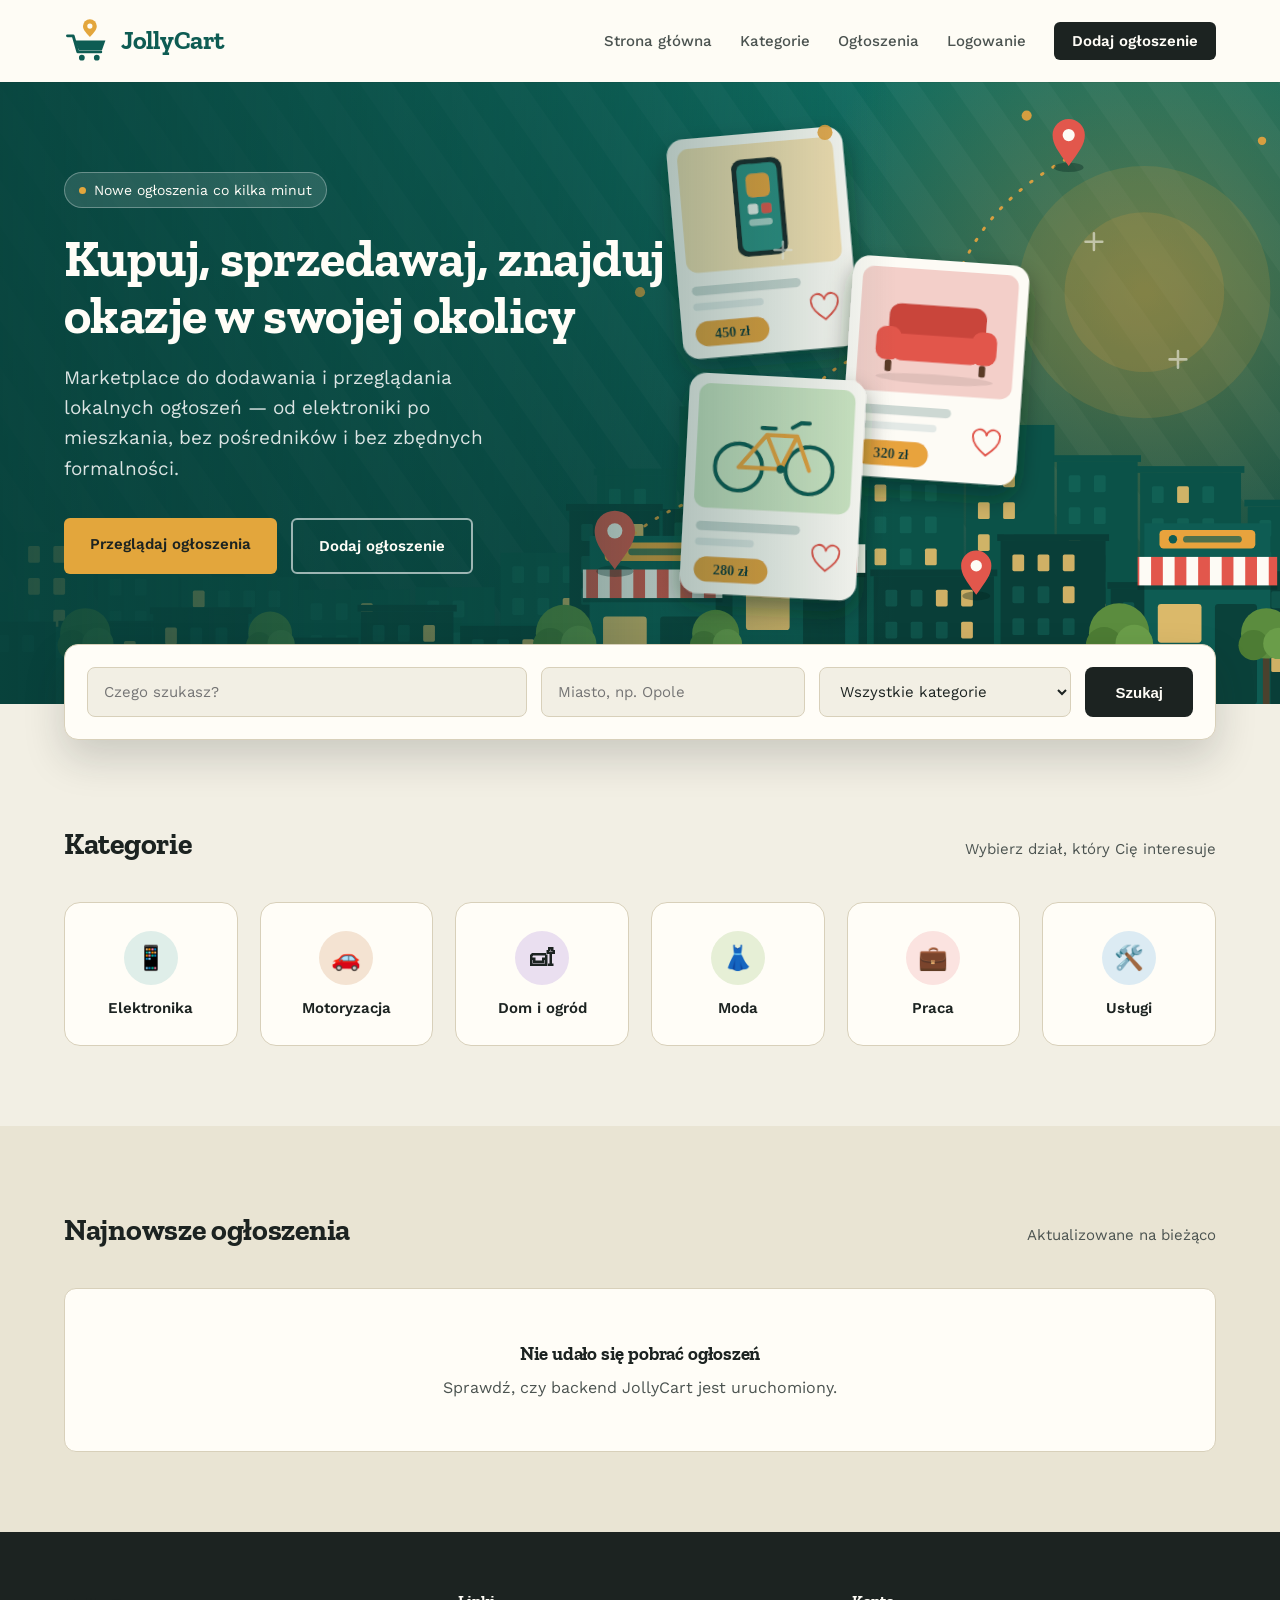
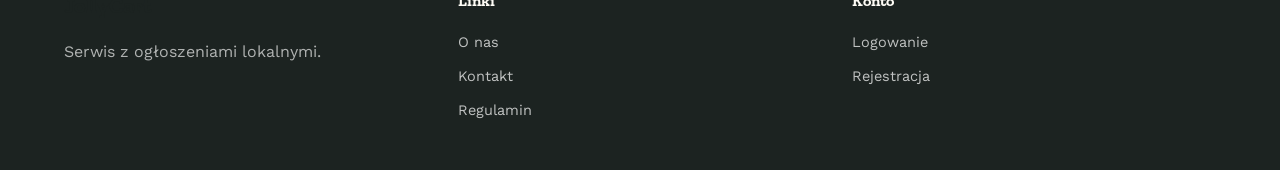
<file: frontend/pages/index.html>
<!doctype html>
<html lang="pl">
  <head>
    <meta charset="UTF-8" />
    <meta name="viewport" content="width=device-width, initial-scale=1.0" />

    <title>JollyCart</title>

    <script>
      // Ustawia klasę od razu, zanim strona się wyrenderuje
      // dzięki temu nie ma "migania" elementów dla zalogowanego użytkownika.
      if (localStorage.getItem("loggedIn") === "1") {
        document.documentElement.classList.add("logged-in");
      }
    </script>

    <link rel="stylesheet" href="../styles/style.css" />
  </head>

  <body>
    <!-- =========================
         NAVBAR
         ========================= -->

    <header class="navbar">
      <div class="container nav-container">
        <!-- LOGO -->

        <div class="logo">
          <a href="#" class="logo-link">
              <svg
                class="logo-icon"
                width="46"
                height="46"
                viewBox="0 0 80 78"
                fill="none"
                xmlns="http://www.w3.org/2000/svg"
                aria-hidden="true"
              >
                <path
                  d="M45 32 C37 24 33 19 33 13 a12 12 0 0 1 24 0 c0 6 -4 11 -12 19z"
                  fill="#e3a63c"
                />
                <circle cx="45" cy="13" r="4.5" fill="#fffdf7" />

                <path
                  d="M6 30 H16 L24 58 H64"
                  stroke="#0e5c53"
                  stroke-width="5"
                  stroke-linecap="round"
                  stroke-linejoin="round"
                />
                <path d="M18 38 H72 L66 55 H26 Z" fill="#0e5c53" />

                <circle cx="31" cy="68" r="5" fill="#0e5c53" />
                <circle cx="57" cy="68" r="5" fill="#0e5c53" />
              </svg>          
              <path
                d="M14 9 Q15 6 18 7"
                stroke="#2f6b3a"
                stroke-width="1.6"
                stroke-linecap="round"
                fill="none"
              />

              <circle cx="16" cy="11" r="5.5" fill="#e2574c" />

              <path d="M25 4 L29.5 14 L20.5 14 Z" fill="#e8a33d" />

              <circle cx="32" cy="12" r="5" fill="#5b8c3e" />

              <path
                d="M6 14H10L14.5 33H35"
                stroke="#0e5c53"
                stroke-width="3"
                stroke-linecap="round"
                stroke-linejoin="round"
              />

              <path
                d="M13 19H37.5L34.5 31H16.5"
                stroke="#0e5c53"
                stroke-width="3"
                stroke-linecap="round"
                stroke-linejoin="round"
              />

              <circle cx="19" cy="39" r="3" fill="#0e5c53" />

              <circle cx="31" cy="39" r="3" fill="#0e5c53" />
            </svg>

            <span class="logo-text">JollyCart</span>
          </a>
        </div>

        <!-- NAVIGACJA -->

        <nav>
          <ul class="nav-links">
            <li class="guest-only">
              <a href="#">Strona główna</a>
            </li>

            <li class="guest-only">
              <a href="#categories">Kategorie</a>
            </li>

            <li class="guest-only">
              <a href="#offers">Ogłoszenia</a>
            </li>

            <!-- =========================
                 POWIADOMIENIA
                 ========================= -->

            <li class="logged-only notification-nav-item">
              <div class="notification-wrapper">
                <button
                  type="button"
                  class="notification-button"
                  id="notification-button"
                  aria-label="Powiadomienia"
                  title="Powiadomienia"
                >
                  <svg
                    class="notification-icon"
                    viewBox="0 0 24 24"
                    aria-hidden="true"
                  >
                    <path
                      d="M18 8a6 6 0 0 0-12 0c0 7-3 7-3 9h18c0-2-3-2-3-9Z"
                      fill="currentColor"
                    ></path>

                    <path
                      d="M10 21h4"
                      fill="none"
                      stroke="currentColor"
                      stroke-width="2"
                      stroke-linecap="round"
                    ></path>
                  </svg>

                  <!-- Tekst widoczny tylko na małych ekranach
                       (zamiast ikony dzwonka). -->
                  <span class="notification-label">Wiadomości</span>

                  <!-- Liczba nowych powiadomień.
                       Na razie ukryta. -->

                  <span
                    class="notification-badge"
                    id="notification-badge"
                  ></span>
                </button>

                <!-- =========================
                     OKNO POWIADOMIEŃ
                     ========================= -->

                <div class="notification-panel" id="notification-panel">
                  <div class="notification-panel-header"></div>

                  <div class="notification-list" id="notification-list">
                    <div class="notification-empty">
                      Brak nowych powiadomień
                    </div>
                  </div>
                </div>
              </div>
            </li>

            <!-- =========================
                 PRZEGLĄDAJ
                 ========================= -->

            <li class="logged-only">
              <div class="nav-dropdown">
                <button
                  type="button"
                  class="nav-dropdown-button"
                  aria-label="Przejdź do sekcji"
                >
                  <svg
                    class="nav-dropdown-icon"
                    viewBox="0 0 24 24"
                    aria-hidden="true"
                  >
                    <path d="M4 7h16M4 12h16M4 17h16"></path>
                  </svg>

                  <span>Przeglądaj</span>

                  <span class="nav-dropdown-arrow"></span>
                </button>

                <div class="nav-dropdown-menu">
                  <a href="#offers" class="account-menu-item"> Ogłoszenia </a>

                  <a href="#categories" class="account-menu-item">
                    Kategorie
                  </a>

                  <a href="#search" class="account-menu-item" data-focus-search>
                    Szukaj
                  </a>
                </div>
              </div>
            </li>

            <!-- =========================
                 KONTO
                 ========================= -->

            <li class="auth-user-item">
              <div id="auth-user">
                <a href="login.html" class="auth-login-link"> Logowanie </a>
              </div>
            </li>

            <li class="guest-only">
              <a href="post-ad.html"> Dodaj ogłoszenie </a>
            </li>
          </ul>
        </nav>

        <!-- MOBILE MENU -->

        <button
          class="menu-toggle"
          onclick="toggleMenu()"
          aria-label="Otwórz menu"
        >
          ☰
        </button>
      </div>
    </header>

    <!-- =========================
         HERO
         ========================= -->

    <section class="hero">
      <div class="container hero-content">
        <div class="hero-text">
          <div class="hero-eyebrow">
            <span class="dot"></span>

            Nowe ogłoszenia co kilka minut
          </div>

          <h1>Kupuj, sprzedawaj, znajduj okazje w swojej okolicy</h1>

          <p>
            Marketplace do dodawania i przeglądania lokalnych ogłoszeń — od
            elektroniki po mieszkania, bez pośredników i bez zbędnych
            formalności.
          </p>

          <div class="hero-buttons">
            <a href="#offers" class="btn primary"> Przeglądaj ogłoszenia </a>

            <a href="post-ad.html" class="btn secondary"> Dodaj ogłoszenie </a>
          </div>
        </div>

        <div class="hero-stats">
          <div class="hero-stats-head">
            <span class="live-dot"></span>
            <span>JollyCart w liczbach</span>
          </div>

          <a href="#offers" class="stat stat-link">
            <span class="stat-icon">
              <svg viewBox="0 0 24 24" width="22" height="22" fill="none" stroke="currentColor" stroke-width="2" stroke-linecap="round" stroke-linejoin="round" aria-hidden="true">
                <rect x="3" y="4" width="18" height="16" rx="2" />
                <path d="M3 9h18M8 14h8" />
              </svg>
            </span>
            <span class="stat-body">
              <b id="active-offers-count"> 0 </b>
              <span class="stat-label"> aktywnych ogłoszeń </span>
            </span>
            <span class="stat-arrow" aria-hidden="true">→</span>
          </a>

          <div class="stat">
            <span class="stat-icon">
              <svg viewBox="0 0 24 24" width="22" height="22" fill="none" stroke="currentColor" stroke-width="2" stroke-linecap="round" stroke-linejoin="round" aria-hidden="true">
                <path d="M12 21s-7-6.2-7-11a7 7 0 0 1 14 0c0 4.8-7 11-7 11z" />
                <circle cx="12" cy="10" r="2.5" />
              </svg>
            </span>
            <span class="stat-body">
              <b class="stat-text">Dowolne miasto</b>
              <span class="stat-label"> w całej Polsce </span>
            </span>
          </div>

          <div class="stat">
            <span class="stat-icon">
              <svg viewBox="0 0 24 24" width="22" height="22" fill="none" stroke="currentColor" stroke-width="2" stroke-linecap="round" stroke-linejoin="round" aria-hidden="true">
                <path d="M20.6 13.4 13.4 20.6a2 2 0 0 1-2.8 0L3 13V3h10l7.6 7.6a2 2 0 0 1 0 2.8z" />
                <circle cx="7.5" cy="7.5" r="1.2" />
              </svg>
            </span>
            <span class="stat-body">
              <b>0 zł</b>
              <span class="stat-label"> prowizji od sprzedaży </span>
            </span>
          </div>
        </div>
      </div>
    </section>

    <!-- =========================
         SEARCH
         ========================= -->

    <section id="search" class="search-section">
      <div class="container">
        <form class="search-box" id="offer-search-form">
          <input
            id="offer-search-input"
            type="search"
            placeholder="Czego szukasz?"
            autocomplete="off"
          />

          <input
            id="offer-location-input"
            class="search-location-input"
            type="search"
            placeholder="Miasto, np. Opole"
            autocomplete="address-level2"
          />

          <select id="offer-category-select">
            <option value="">Wszystkie kategorie</option>
          </select>

          <button type="submit" id="offer-search-button">Szukaj</button>
        </form>
      </div>
    </section>

    <!-- =========================
         CATEGORIES
         ========================= -->

    <section id="categories" class="categories">
      <div class="container">
        <div class="section-head">
          <h2>Kategorie</h2>

          <span class="section-sub"> Wybierz dział, który Cię interesuje </span>
        </div>

        <div class="category-grid" id="category-grid">
          <button
            class="category-card"
            type="button"
            data-category-name="Elektronika"
          >
            <span class="icon">📱</span>
            <span>Elektronika</span>
          </button>

          <button
            class="category-card"
            type="button"
            data-category-name="Motoryzacja"
          >
            <span class="icon">🚗</span>
            <span>Motoryzacja</span>
          </button>

          <button
            class="category-card"
            type="button"
            data-category-name="Dom i ogród"
          >
            <span class="icon">🛋</span>
            <span>Dom i ogród</span>
          </button>

          <button class="category-card" type="button" data-category-name="Moda">
            <span class="icon">👗</span>
            <span>Moda</span>
          </button>

          <button
            class="category-card"
            type="button"
            data-category-name="Praca"
          >
            <span class="icon">💼</span>
            <span>Praca</span>
          </button>

          <button
            class="category-card"
            type="button"
            data-category-name="Usługi"
          >
            <span class="icon">🛠️</span>
            <span>Usługi</span>
          </button>
        </div>
      </div>
    </section>

    <!-- =========================
         OFFERS
         ========================= -->

    <section id="offers" class="offers">
      <div class="container">
        <div class="section-head">
          <h2>Najnowsze ogłoszenia</h2>

          <span class="section-sub"> Aktualizowane na bieżąco </span>
        </div>

        <div id="offers-grid" class="offers-grid">
          <div class="offers-loading-state">Ładowanie ogłoszeń...</div>
        </div>
      </div>
    </section>

    <!-- =========================
         FOOTER
         ========================= -->

    <footer class="footer">
      <div class="container footer-content">
        <div>
          <h3>JollyCart</h3>

          <p>Serwis z ogłoszeniami lokalnymi.</p>
        </div>

        <div>
          <h4>Linki</h4>

          <ul>
            <li>
              <a href="#">O nas</a>
            </li>

            <li>
              <a href="#">Kontakt</a>
            </li>

            <li>
              <a href="#">Regulamin</a>
            </li>
          </ul>
        </div>

        <div>
          <h4>Konto</h4>

          <ul>
            <li>
              <a href="login.html"> Logowanie </a>
            </li>

            <li>
              <a href="register.html"> Rejestracja </a>
            </li>
          </ul>
        </div>
      </div>
    </footer>

    <!-- =========================
         SCRIPTS
         ========================= -->

    <script src="../scripts/animation/menuToggle.js"></script>

    <script src="../scripts/animation/navScroll.js"></script>

    <script src="../scripts/auth/auth.js"></script>
    <script src="../scripts/profile/profile-links.js"></script>

    <script src="../scripts/offers/index-offers.js"></script>
  </body>
</html>
</file>
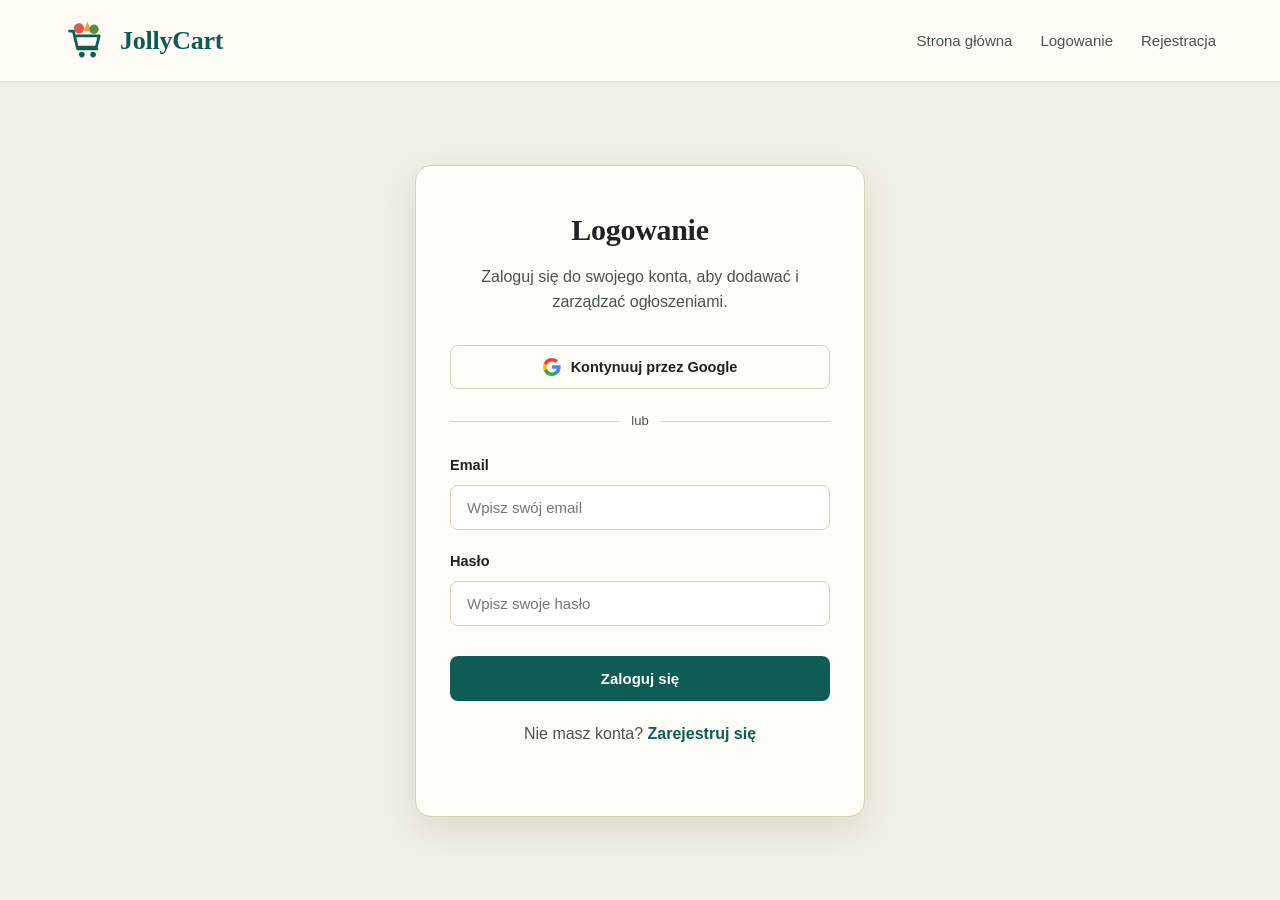
<file: frontend/pages/admin.html>
<!doctype html>
<html lang="pl">
  <head>
    <meta charset="UTF-8" />
    <meta name="viewport" content="width=device-width, initial-scale=1.0" />
    <title>Panel zarządzania - JollyCart</title>

    <script>
      if (localStorage.getItem("loggedIn") === "1") {
        document.documentElement.classList.add("logged-in");
      }
    </script>

    <link rel="stylesheet" href="../styles/style.css" />
    <link rel="stylesheet" href="../styles/admin.css" />
  </head>

  <body>
    <header class="navbar">
      <div class="container nav-container">
        <div class="logo">
          <a href="index.html" class="logo-link">
            <svg
              class="logo-icon"
              width="45"
              height="45"
              viewBox="0 0 48 48"
              fill="none"
              xmlns="http://www.w3.org/2000/svg"
              aria-hidden="true"
            >
              <path
                d="M14 9 Q15 6 18 7"
                stroke="#2f6b3a"
                stroke-width="1.6"
                stroke-linecap="round"
                fill="none"
              />
              <circle cx="16" cy="11" r="5.5" fill="#e2574c" />
              <path d="M25 4 L29.5 14 L20.5 14 Z" fill="#e8a33d" />
              <circle cx="32" cy="12" r="5" fill="#5b8c3e" />
              <path
                d="M6 14H10L14.5 33H35"
                stroke="#0e5c53"
                stroke-width="3"
                stroke-linecap="round"
                stroke-linejoin="round"
              />
              <path
                d="M13 19H37.5L34.5 31H16.5"
                stroke="#0e5c53"
                stroke-width="3"
                stroke-linecap="round"
                stroke-linejoin="round"
              />
              <circle cx="19" cy="39" r="3" fill="#0e5c53" />
              <circle cx="31" cy="39" r="3" fill="#0e5c53" />
            </svg>

            <span class="logo-text">JollyCart</span>
          </a>
        </div>

        <nav>
          <ul class="nav-links">
            <li>
              <a href="index.html">Strona główna</a>
            </li>

            <li>
              <div id="auth-user">
                <a href="login.html" class="auth-login-link"> Logowanie </a>
              </div>
            </li>
          </ul>
        </nav>

        <button
          class="menu-toggle"
          onclick="toggleMenu()"
          aria-label="Otwórz menu"
        >
          ☰
        </button>
      </div>
    </header>

    <main class="panel-page">
      <div class="panel-container">
        <header class="panel-hero">
          <span class="panel-badge" id="panel-role-badge">…</span>
          <h1 id="panel-title">Panel zarządzania</h1>
          <p id="panel-subtitle">Ładowanie…</p>
        </header>

        <div id="panel-message" class="panel-message" hidden></div>

        <div class="panel-tabs" role="tablist">
          <button type="button" class="panel-tab active" data-tab="users">
            Użytkownicy
          </button>
          <button type="button" class="panel-tab" data-tab="offers">
            Ogłoszenia
          </button>
          <button type="button" class="panel-tab" data-tab="disputes">
            Zgłoszenia
            <span class="panel-tab-badge" id="disputes-badge" hidden>0</span>
          </button>
          <button
            type="button"
            class="panel-tab"
            data-tab="audit"
            data-admin-only
            hidden
          >
            Dziennik zdarzeń
          </button>
          <button type="button" class="panel-tab" data-tab="password">
            Moje hasło
          </button>
        </div>

        <!-- UŻYTKOWNICY -->
        <section class="panel-card" id="tab-users">
          <div class="panel-filters">
            <input
              type="search"
              id="users-q"
              placeholder="Szukaj po ID, nicku lub e-mailu…"
              autocomplete="off"
            />

            <select id="users-role">
              <option value="">Wszystkie role</option>
              <option value="USER">Użytkownik</option>
              <option value="MODERATOR">Moderator</option>
              <option value="ADMIN">Administrator</option>
            </select>

            <select id="users-status">
              <option value="">Każdy status</option>
              <option value="ACTIVE">Aktywne</option>
              <option value="BANNED">Zablokowane</option>
            </select>
          </div>

          <div class="panel-table-wrap">
            <table class="panel-table">
              <thead>
                <tr>
                  <th>ID</th>
                  <th>Nick</th>
                  <th>E-mail</th>
                  <th>Rola</th>
                  <th>Status</th>
                  <th>Ogł.</th>
                  <th>Akcje</th>
                </tr>
              </thead>
              <tbody id="users-body"></tbody>
            </table>
          </div>

          <div class="panel-pager" id="users-pager"></div>
        </section>

        <!-- OGŁOSZENIA -->
        <section class="panel-card" id="tab-offers" hidden>
          <div class="panel-filters">
            <input
              type="search"
              id="offers-q"
              placeholder="Szukaj po ID lub tytule ogłoszenia…"
              autocomplete="off"
            />

            <input
              type="number"
              id="offers-user"
              min="1"
              placeholder="ID autora"
            />

            <select id="offers-status">
              <option value="">Każdy status</option>
              <option value="ACTIVE">Aktywne</option>
              <option value="INACTIVE">Nieaktywne</option>
              <option value="SOLD">Sprzedane</option>
            </select>
          </div>

          <div class="panel-table-wrap">
            <table class="panel-table">
              <thead>
                <tr>
                  <th>ID</th>
                  <th>Tytuł</th>
                  <th>Status</th>
                  <th>Cena</th>
                  <th>Autor</th>
                  <th>Dodano</th>
                  <th>Akcje</th>
                </tr>
              </thead>
              <tbody id="offers-body"></tbody>
            </table>
          </div>

          <div class="panel-pager" id="offers-pager"></div>
        </section>

        <!-- ZGŁOSZENIA PROBLEMÓW Z ZAMÓWIENIAMI -->
        <section class="panel-card" id="tab-disputes" hidden>
          <div id="disputes-overview">
            <div class="dispute-subtabs" role="tablist">
              <button
                type="button"
                class="dispute-subtab active"
                data-dispute-status="OPEN"
              >
                Aktualne
              </button>
              <button
                type="button"
                class="dispute-subtab"
                data-dispute-status="RESOLVED"
              >
                Rozwiązane
              </button>
            </div>

            <div id="disputes-list" class="dispute-list"></div>
          </div>

          <div id="dispute-detail" class="dispute-detail" hidden></div>
        </section>

        <!-- DZIENNIK -->
        <section class="panel-card" id="tab-audit" hidden>
          <div class="panel-table-wrap">
            <table class="panel-table">
              <thead>
                <tr>
                  <th>Czas</th>
                  <th>Kto</th>
                  <th>Akcja</th>
                  <th>Cel</th>
                  <th>Szczegóły</th>
                </tr>
              </thead>
              <tbody id="audit-body"></tbody>
            </table>
          </div>

          <div class="panel-pager" id="audit-pager"></div>
        </section>

        <!-- HASŁO -->
        <section class="panel-card" id="tab-password" hidden>
          <h2>Zmiana hasła</h2>

          <p id="password-info" class="panel-muted"></p>

          <form id="password-form" class="panel-form">
            <label>
              Obecne hasło
              <input
                type="password"
                id="pw-current"
                autocomplete="current-password"
                required
              />
            </label>

            <label>
              Nowe hasło (min. 8 znaków)
              <input
                type="password"
                id="pw-new"
                autocomplete="new-password"
                minlength="8"
                required
              />
            </label>

            <label>
              Powtórz nowe hasło
              <input
                type="password"
                id="pw-confirm"
                autocomplete="new-password"
                minlength="8"
                required
              />
            </label>

            <button type="submit" class="btn primary">Zmień hasło</button>
          </form>
        </section>
      </div>
    </main>

    <script src="../scripts/animation/menuToggle.js"></script>
    <script src="../scripts/auth/auth.js"></script>
    <script src="../scripts/admin/admin.js"></script>
  </body>
</html>
</file>
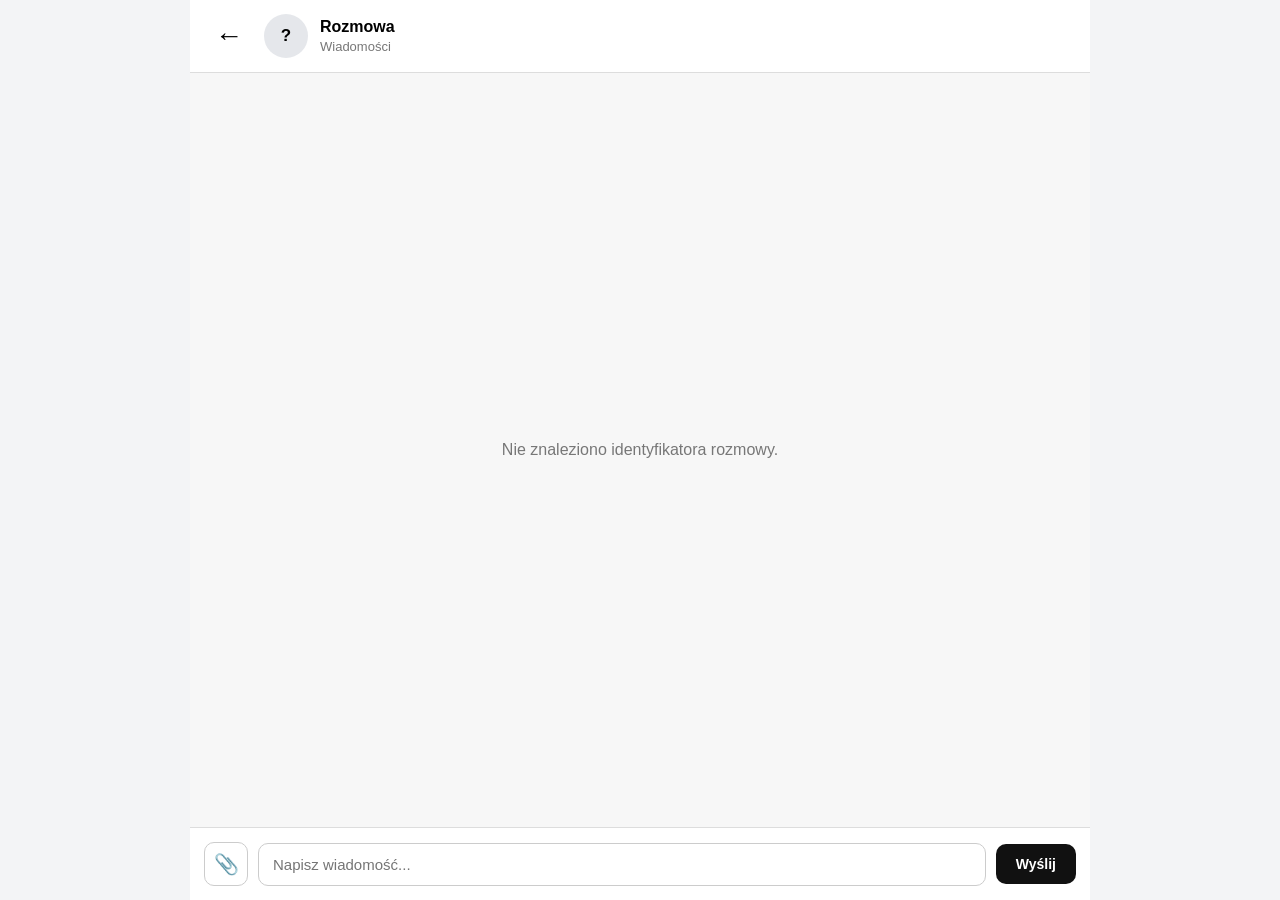
<file: frontend/pages/chat.html>
<!doctype html>
<html lang="pl">
  <head>
    <meta charset="UTF-8" />

    <meta name="viewport" content="width=device-width, initial-scale=1.0" />

    <title>Wiadomości - JollyCart</title>

    <link rel="stylesheet" href="../styles/chat.css" />
  </head>

  <body>
    <div class="chat-page" id="chat-page">
      <!-- Nakładka widoczna podczas przeciągania pliku nad czat -->
      <div id="drop-overlay" class="drop-overlay" hidden>
        <div class="drop-overlay-box">
          Upuść plik, aby go załączyć
          <span>PDF, obrazy, dokumenty Office, TXT, CSV · max 5 MB</span>
        </div>
      </div>

      <!-- =========================
         NAGŁÓWEK CZATU
         ========================= -->

      <header class="chat-header">
        <button
          id="back-button"
          class="back-button"
          type="button"
          aria-label="Wróć"
        >
          ←
        </button>

        <div class="chat-user" id="chat-user" title="Zobacz profil użytkownika">
          <div id="chat-user-avatar" class="chat-avatar">?</div>

          <div class="chat-user-info">
            <div id="chat-user-name" class="chat-user-name">Rozmowa</div>

            <div id="chat-user-status" class="chat-user-status">Wiadomości</div>
          </div>
        </div>
      </header>

      <!-- =========================
         WIADOMOŚCI
         ========================= -->

      <main id="messages-container" class="messages-container"></main>

      <!-- =========================
         WYSYŁANIE WIADOMOŚCI
         ========================= -->

      <form id="message-form" class="message-form">
        <!-- Podgląd wybranego pliku przed wysłaniem -->
        <div id="attachment-preview" class="attachment-preview" hidden>
          <span class="attachment-preview-icon" aria-hidden="true">📎</span>

          <span
            id="attachment-preview-name"
            class="attachment-preview-name"
          ></span>

          <span
            id="attachment-preview-size"
            class="attachment-preview-size"
          ></span>

          <button
            id="attachment-remove-button"
            class="attachment-remove"
            type="button"
            aria-label="Usuń załącznik"
          >
            ×
          </button>
        </div>

        <input
          id="attachment-input"
          type="file"
          hidden
          accept=".pdf,.png,.jpg,.jpeg,.gif,.webp,.doc,.docx,.xls,.xlsx,.ppt,.pptx,.txt,.csv"
        />

        <button
          id="attach-file-button"
          class="attach-button"
          type="button"
          aria-label="Załącz plik"
          title="Załącz plik (max 5 MB)"
        >
          📎
        </button>

        <input
          id="message-input"
          type="text"
          placeholder="Napisz wiadomość..."
          autocomplete="off"
          maxlength="5000"
        />

        <button id="send-message-button" type="submit">Wyślij</button>
      </form>
    </div>

    <!-- AUTH -->
    <script src="../scripts/auth/auth.js"></script>
    <script src="../scripts/profile/profile-links.js"></script>

    <!-- CHAT -->
    <script src="../scripts/chat/chat.js"></script>
  </body>
</html>
</file>
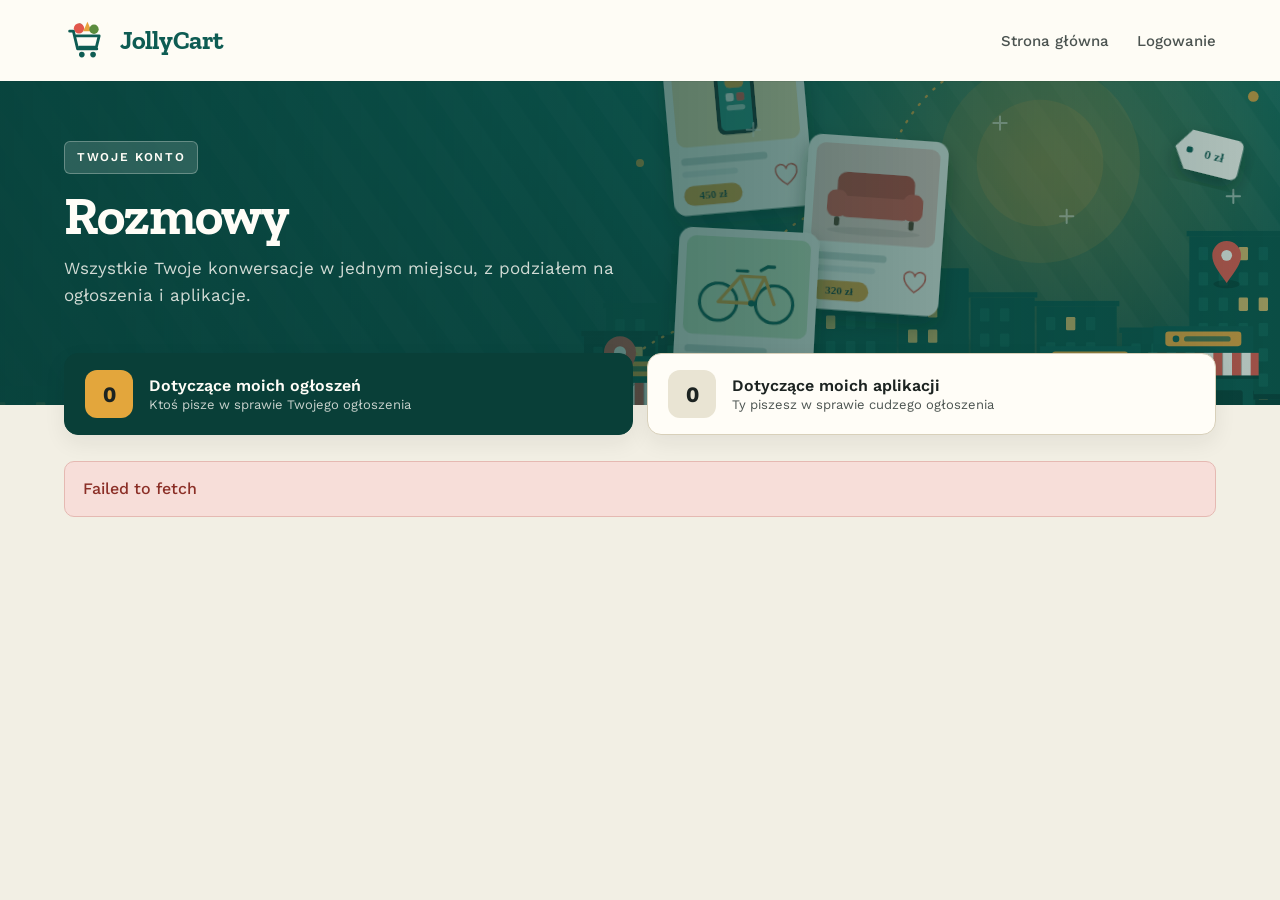
<file: frontend/pages/conversations.html>
<!doctype html>
<html lang="pl">
  <head>
    <meta charset="UTF-8" />
    <meta name="viewport" content="width=device-width, initial-scale=1.0" />
    <title>Rozmowy - JollyCart</title>
    <script>
      if (localStorage.getItem("loggedIn") === "1") {
        document.documentElement.classList.add("logged-in");
      }
    </script>
    <link rel="stylesheet" href="../styles/style.css" />
    <link rel="stylesheet" href="../styles/conversations.css" />
  </head>
  <body>
    <header class="navbar">
      <div class="container nav-container">
        <div class="logo">
          <a href="index.html" class="logo-link">
            <svg
              class="logo-icon"
              width="45"
              height="45"
              viewBox="0 0 48 48"
              fill="none"
              xmlns="http://www.w3.org/2000/svg"
              aria-hidden="true"
            >
              <path
                d="M14 9 Q15 6 18 7"
                stroke="#2f6b3a"
                stroke-width="1.6"
                stroke-linecap="round"
                fill="none"
              />
              <circle cx="16" cy="11" r="5.5" fill="#e2574c" />
              <path d="M25 4 L29.5 14 L20.5 14 Z" fill="#e8a33d" />
              <circle cx="32" cy="12" r="5" fill="#5b8c3e" />
              <path
                d="M6 14H10L14.5 33H35"
                stroke="#0e5c53"
                stroke-width="3"
                stroke-linecap="round"
                stroke-linejoin="round"
              />
              <path
                d="M13 19H37.5L34.5 31H16.5"
                stroke="#0e5c53"
                stroke-width="3"
                stroke-linecap="round"
                stroke-linejoin="round"
              />
              <circle cx="19" cy="39" r="3" fill="#0e5c53" />
              <circle cx="31" cy="39" r="3" fill="#0e5c53" />
            </svg>
            <span class="logo-text">JollyCart</span>
          </a>
        </div>
        <nav>
          <ul class="nav-links">
            <li><a href="index.html">Strona główna</a></li>
            <li>
              <div id="auth-user">
                <a href="login.html" class="auth-login-link">Logowanie</a>
              </div>
            </li>
          </ul>
        </nav>
        <button
          class="menu-toggle"
          onclick="toggleMenu()"
          aria-label="Otwórz menu"
        >
          ☰
        </button>
      </div>
    </header>

    <main class="cv-page">
      <section class="cv-hero">
        <div class="container cv-hero-inner">
          <span class="cv-badge">TWOJE KONTO</span>
          <h1>Rozmowy</h1>
          <p>
            Wszystkie Twoje konwersacje w jednym miejscu, z podziałem na
            ogłoszenia i aplikacje.
          </p>
        </div>
      </section>

      <div class="container cv-body">
        <div class="cv-tabs" role="tablist" aria-label="Rodzaj rozmów">
          <button
            type="button"
            role="tab"
            class="cv-tab is-active"
            id="cv-tab-mine"
            data-tab="mine"
            aria-selected="true"
          >
            <span class="cv-tab-count" id="cv-count-mine">0</span>
            <span class="cv-tab-text">
              <strong>Dotyczące moich ogłoszeń</strong>
              <small>Ktoś pisze w sprawie Twojego ogłoszenia</small>
            </span>
          </button>

          <button
            type="button"
            role="tab"
            class="cv-tab"
            id="cv-tab-applied"
            data-tab="applied"
            aria-selected="false"
          >
            <span class="cv-tab-count" id="cv-count-applied">0</span>
            <span class="cv-tab-text">
              <strong>Dotyczące moich aplikacji</strong>
              <small>Ty piszesz w sprawie cudzego ogłoszenia</small>
            </span>
          </button>
        </div>

        <div id="cv-message" class="cv-message" aria-live="polite"></div>

        <div id="cv-list" class="cv-list" aria-busy="true">
          <div class="cv-skeleton"></div>
          <div class="cv-skeleton"></div>
          <div class="cv-skeleton"></div>
        </div>
      </div>
    </main>

    <script src="../scripts/animation/menuToggle.js"></script>
    <script src="../scripts/auth/auth.js"></script>
    <script src="../scripts/profile/profile-links.js"></script>
    <script src="../scripts/chat/conversations.js"></script>
  </body>
</html>
</file>
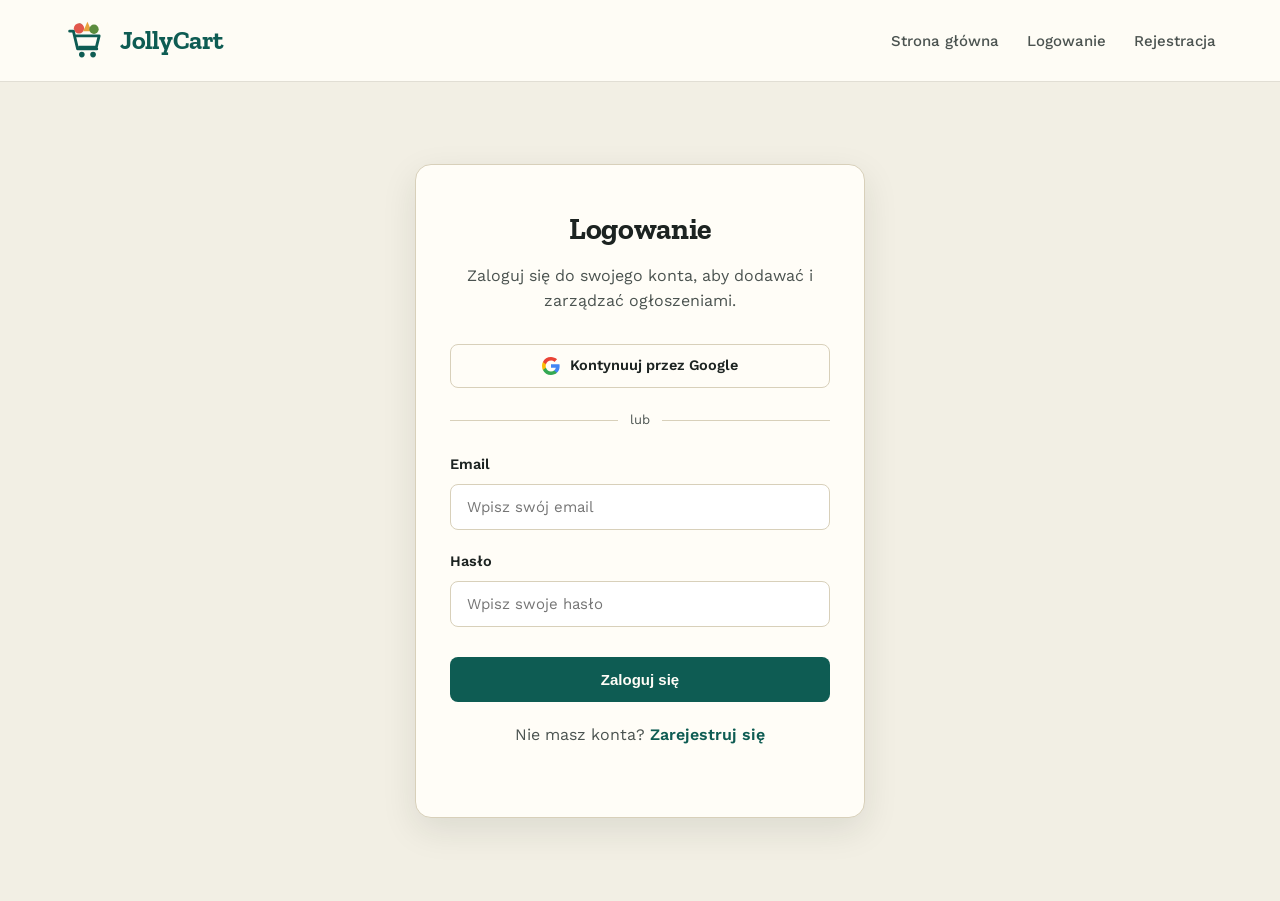
<file: frontend/pages/login.html>
<!doctype html>
<html lang="pl">
  <head>
    <meta charset="UTF-8" />
    <meta name="viewport" content="width=device-width, initial-scale=1.0" />
    <title>Logowanie - JollyCart</title>
    <link rel="stylesheet" href="../styles/style.css" />
  </head>
  <body>
    <header class="navbar">
      <div class="container nav-container">
        <div class="logo">
          <a href="index.html" class="logo-link">
            <svg
              class="logo-icon"
              width="45"
              height="45"
              viewBox="0 0 48 48"
              fill="none"
              xmlns="http://www.w3.org/2000/svg"
              aria-hidden="true"
            >
              <path
                d="M14 9 Q15 6 18 7"
                stroke="#2f6b3a"
                stroke-width="1.6"
                stroke-linecap="round"
                fill="none"
              />
              <circle cx="16" cy="11" r="5.5" fill="#e2574c" />
              <path d="M25 4 L29.5 14 L20.5 14 Z" fill="#e8a33d" />
              <circle cx="32" cy="12" r="5" fill="#5b8c3e" />
              <path
                d="M6 14H10L14.5 33H35"
                stroke="#0e5c53"
                stroke-width="3"
                stroke-linecap="round"
                stroke-linejoin="round"
              />
              <path
                d="M13 19H37.5L34.5 31H16.5"
                stroke="#0e5c53"
                stroke-width="3"
                stroke-linecap="round"
                stroke-linejoin="round"
              />
              <circle cx="19" cy="39" r="3" fill="#0e5c53" />
              <circle cx="31" cy="39" r="3" fill="#0e5c53" />
            </svg>
            <span class="logo-text">JollyCart</span>
          </a>
        </div>
        <nav>
          <ul class="nav-links">
            <li><a href="index.html">Strona główna</a></li>
            <li><a href="login.html">Logowanie</a></li>
            <li><a href="register.html">Rejestracja</a></li>
          </ul>
        </nav>
        <button class="menu-toggle" onclick="toggleMenu()">☰</button>
      </div>
    </header>

    <main class="auth-page">
      <div class="auth-container">
        <div class="auth-box">
          <h1>Logowanie</h1>
          <p>
            Zaloguj się do swojego konta, aby dodawać i zarządzać ogłoszeniami.
          </p>

          <button type="button" class="oauth-btn">
            <svg width="18" height="18" viewBox="0 0 18 18" aria-hidden="true">
              <path
                fill="#4285F4"
                d="M17.64 9.2c0-.64-.06-1.25-.16-1.84H9v3.48h4.84a4.14 4.14 0 0 1-1.8 2.72v2.26h2.9c1.7-1.57 2.7-3.88 2.7-6.62z"
              />
              <path
                fill="#34A853"
                d="M9 18c2.43 0 4.47-.8 5.96-2.18l-2.9-2.26c-.8.54-1.84.86-3.06.86-2.35 0-4.34-1.59-5.05-3.72H.9v2.33A9 9 0 0 0 9 18z"
              />
              <path
                fill="#FBBC05"
                d="M3.95 10.7A5.4 5.4 0 0 1 3.67 9c0-.59.1-1.17.28-1.7V4.97H.9A9 9 0 0 0 0 9c0 1.45.35 2.83.9 4.03l3.05-2.33z"
              />
              <path
                fill="#EA4335"
                d="M9 3.58c1.32 0 2.51.46 3.44 1.35l2.58-2.58C13.46.89 11.43 0 9 0A9 9 0 0 0 .9 4.97L3.95 7.3C4.66 5.17 6.65 3.58 9 3.58z"
              />
            </svg>
            Kontynuuj przez Google
          </button>

          <div class="oauth-divider">lub</div>

          <form class="auth-form">
            <div class="form-group">
              <label for="email">Email</label>
              <input
                type="email"
                id="email"
                placeholder="Wpisz swój email"
                required
              />
            </div>

            <div class="form-group">
              <label for="password">Hasło</label>
              <input
                type="password"
                id="password"
                placeholder="Wpisz swoje hasło"
                required
              />
            </div>

            <button type="submit" class="auth-btn">Zaloguj się</button>
          </form>

          <div class="auth-footer">
            <p>Nie masz konta? <a href="register.html">Zarejestruj się</a></p>
          </div>
        </div>
      </div>
    </main>

    <script src="../scripts/animation/menuToggle.js"></script>
    <script src="../scripts/animation/navScroll.js"></script>
    <script src="../scripts/auth/auth.js"></script>
  </body>
</html>
</file>
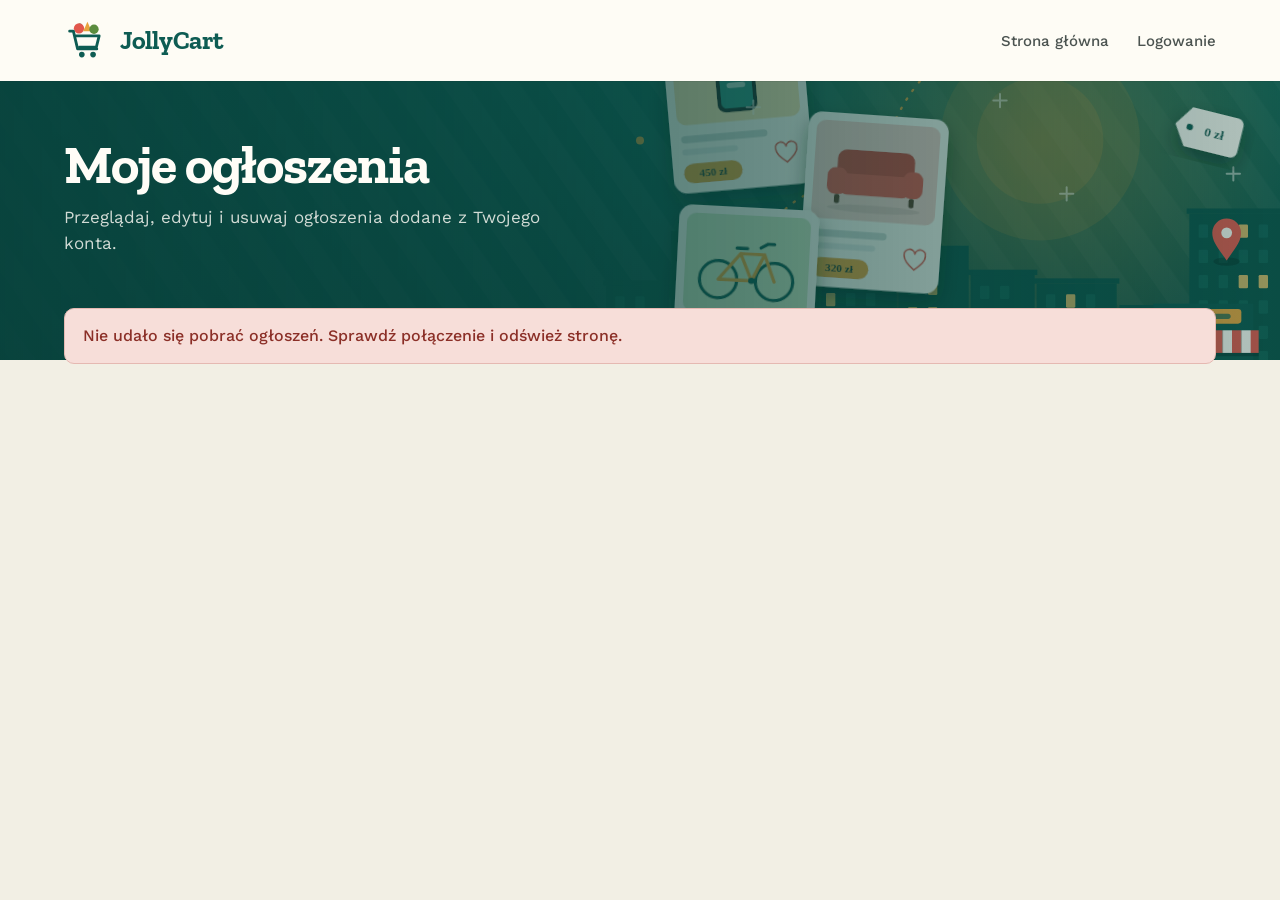
<file: frontend/pages/my-offers.html>
<!doctype html>
<html lang="pl">
  <head>
    <meta charset="UTF-8" />
    <meta name="viewport" content="width=device-width, initial-scale=1.0" />
    <title>Moje ogłoszenia - JollyCart</title>
    <script>
      if (localStorage.getItem("loggedIn") === "1") {
        document.documentElement.classList.add("logged-in");
      }
    </script>
    <link rel="stylesheet" href="../styles/style.css" />
    <link rel="stylesheet" href="../styles/my-offers.css" />
  </head>
  <body>
    <header class="navbar">
      <div class="container nav-container">
        <div class="logo">
          <a href="index.html" class="logo-link">
            <svg class="logo-icon" width="45" height="45" viewBox="0 0 48 48" fill="none" xmlns="http://www.w3.org/2000/svg" aria-hidden="true">
              <path d="M14 9 Q15 6 18 7" stroke="#2f6b3a" stroke-width="1.6" stroke-linecap="round" fill="none" />
              <circle cx="16" cy="11" r="5.5" fill="#e2574c" />
              <path d="M25 4 L29.5 14 L20.5 14 Z" fill="#e8a33d" />
              <circle cx="32" cy="12" r="5" fill="#5b8c3e" />
              <path d="M6 14H10L14.5 33H35" stroke="#0e5c53" stroke-width="3" stroke-linecap="round" stroke-linejoin="round" />
              <path d="M13 19H37.5L34.5 31H16.5" stroke="#0e5c53" stroke-width="3" stroke-linecap="round" stroke-linejoin="round" />
              <circle cx="19" cy="39" r="3" fill="#0e5c53" />
              <circle cx="31" cy="39" r="3" fill="#0e5c53" />
            </svg>
            <span class="logo-text">JollyCart</span>
          </a>
        </div>
        <nav>
          <ul class="nav-links">
            <li><a href="index.html">Strona główna</a></li>
            <li><div id="auth-user"><a href="login.html" class="auth-login-link">Logowanie</a></div></li>
          </ul>
        </nav>
        <button class="menu-toggle" onclick="toggleMenu()" aria-label="Otwórz menu">☰</button>
      </div>
    </header>

    <main class="my-offers-page">
      <section class="my-offers-hero">
        <div class="container my-offers-heading">
          <div>
            <h1>Moje ogłoszenia</h1>
            <p>Przeglądaj, edytuj i usuwaj ogłoszenia dodane z Twojego konta.</p>
          </div>
        </div>
      </section>

      <div class="container my-offers-body">
        <div id="my-offers-filters" class="my-offers-filters" role="group" aria-label="Filtruj ogłoszenia według statusu" hidden>
          <button type="button" class="my-offers-filter is-active" data-filter="ALL" aria-pressed="true">
            <strong data-count="ALL">0</strong>
            <span>Wszystkie</span>
          </button>
          <button type="button" class="my-offers-filter" data-filter="ACTIVE" aria-pressed="false">
            <strong data-count="ACTIVE">0</strong>
            <span>Aktywne</span>
          </button>
          <button type="button" class="my-offers-filter" data-filter="INACTIVE" aria-pressed="false">
            <strong data-count="INACTIVE">0</strong>
            <span>Nieaktywne</span>
          </button>
          <button type="button" class="my-offers-filter" data-filter="SOLD" aria-pressed="false">
            <strong data-count="SOLD">0</strong>
            <span>Sprzedane</span>
          </button>
        </div>

        <div id="my-offers-message" class="my-offers-message" aria-live="polite"></div>
        <div id="my-offers-grid" class="my-offers-grid" aria-busy="true"></div>
      </div>
    </main>

    <script src="../scripts/animation/menuToggle.js"></script>
    <script src="../scripts/auth/auth.js"></script>
    <script src="../scripts/offers/my-offers.js"></script>
  </body>
</html>
</file>
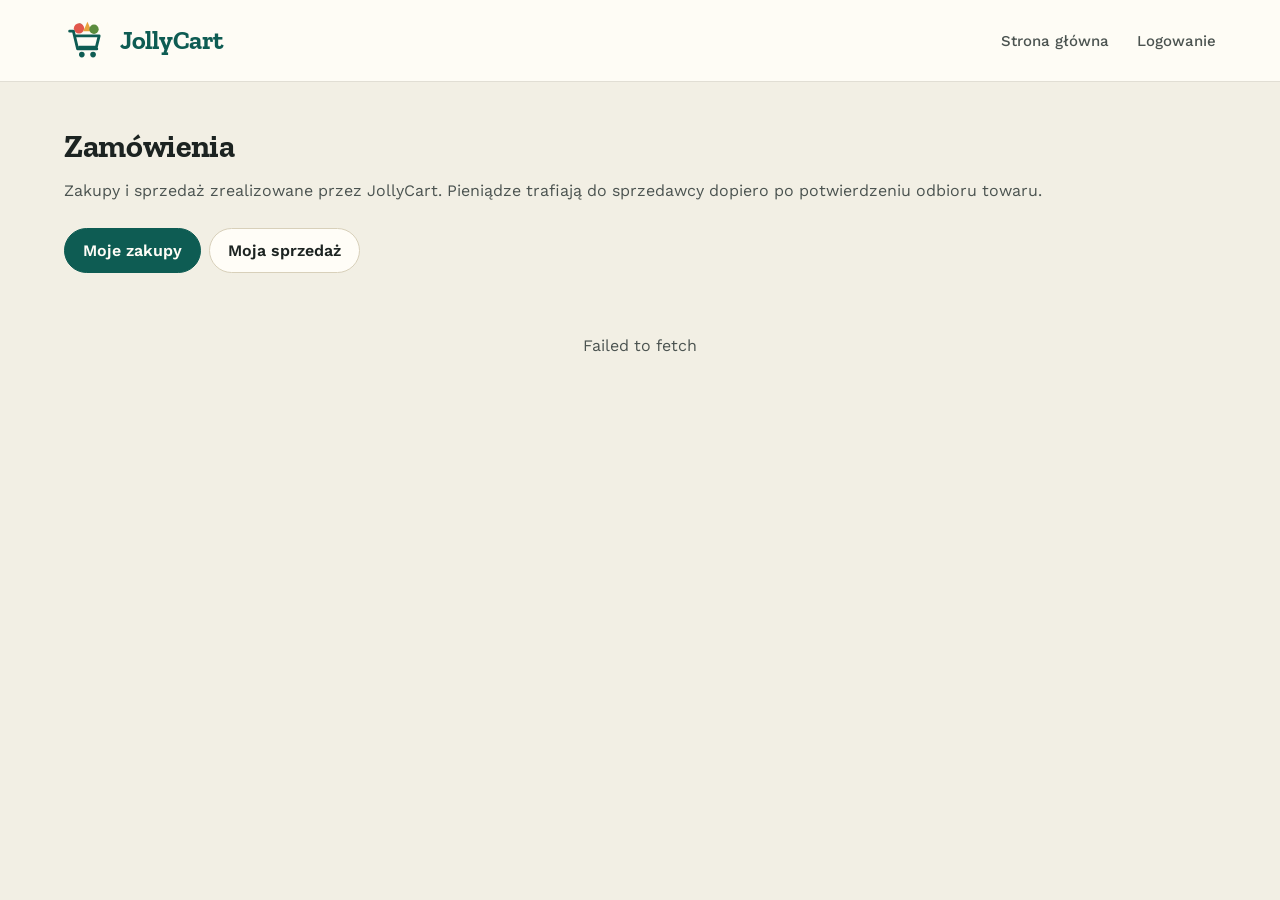
<file: frontend/pages/orders.html>
<!doctype html>
<html lang="pl">
  <head>
    <meta charset="UTF-8" />
    <meta name="viewport" content="width=device-width, initial-scale=1.0" />

    <title>Zamówienia - JollyCart</title>

    <link rel="stylesheet" href="../styles/style.css" />
    <link rel="stylesheet" href="../styles/payments.css" />
  </head>

  <body>
    <header class="navbar">
      <div class="container nav-container">
        <div class="logo">
          <a href="index.html" class="logo-link">
            <svg
              class="logo-icon"
              width="45"
              height="45"
              viewBox="0 0 48 48"
              fill="none"
              xmlns="http://www.w3.org/2000/svg"
              aria-hidden="true"
            >
              <path
                d="M14 9 Q15 6 18 7"
                stroke="#2f6b3a"
                stroke-width="1.6"
                stroke-linecap="round"
                fill="none"
              />

              <circle cx="16" cy="11" r="5.5" fill="#e2574c" />

              <path d="M25 4 L29.5 14 L20.5 14 Z" fill="#e8a33d" />

              <circle cx="32" cy="12" r="5" fill="#5b8c3e" />

              <path
                d="M6 14H10L14.5 33H35"
                stroke="#0e5c53"
                stroke-width="3"
                stroke-linecap="round"
                stroke-linejoin="round"
              />

              <path
                d="M13 19H37.5L34.5 31H16.5"
                stroke="#0e5c53"
                stroke-width="3"
                stroke-linecap="round"
                stroke-linejoin="round"
              />

              <circle cx="19" cy="39" r="3" fill="#0e5c53" />

              <circle cx="31" cy="39" r="3" fill="#0e5c53" />
            </svg>

            <span class="logo-text"> JollyCart </span>
          </a>
        </div>

        <nav>
          <ul class="nav-links">
            <li>
              <a href="index.html"> Strona główna </a>
            </li>

            <li>
              <div id="auth-user">
                <a href="login.html" class="auth-login-link"> Logowanie </a>
              </div>
            </li>
          </ul>
        </nav>

        <button
          class="menu-toggle"
          onclick="toggleMenu()"
          aria-label="Otwórz menu"
        >
          ☰
        </button>
      </div>
    </header>

    <main class="orders-page">
      <div class="container">
        <h1>Zamówienia</h1>
        <p class="orders-lead">
          Zakupy i sprzedaż zrealizowane przez JollyCart. Pieniądze trafiają do
          sprzedawcy dopiero po potwierdzeniu odbioru towaru.
        </p>

        <div class="orders-tabs" role="tablist">
          <button type="button" class="is-active" data-orders-tab="purchases">
            Moje zakupy
          </button>
          <button type="button" data-orders-tab="sales">Moja sprzedaż</button>
        </div>

        <div
          id="orders-banner"
          class="orders-banner"
          role="status"
          hidden
        ></div>

        <div id="orders-list">
          <p class="orders-empty">Ładowanie zamówień...</p>
        </div>
      </div>
    </main>

    <script src="../scripts/animation/menuToggle.js"></script>
    <script src="../scripts/auth/auth.js"></script>
    <script src="../scripts/payments/orders.js"></script>
  </body>
</html>
</file>
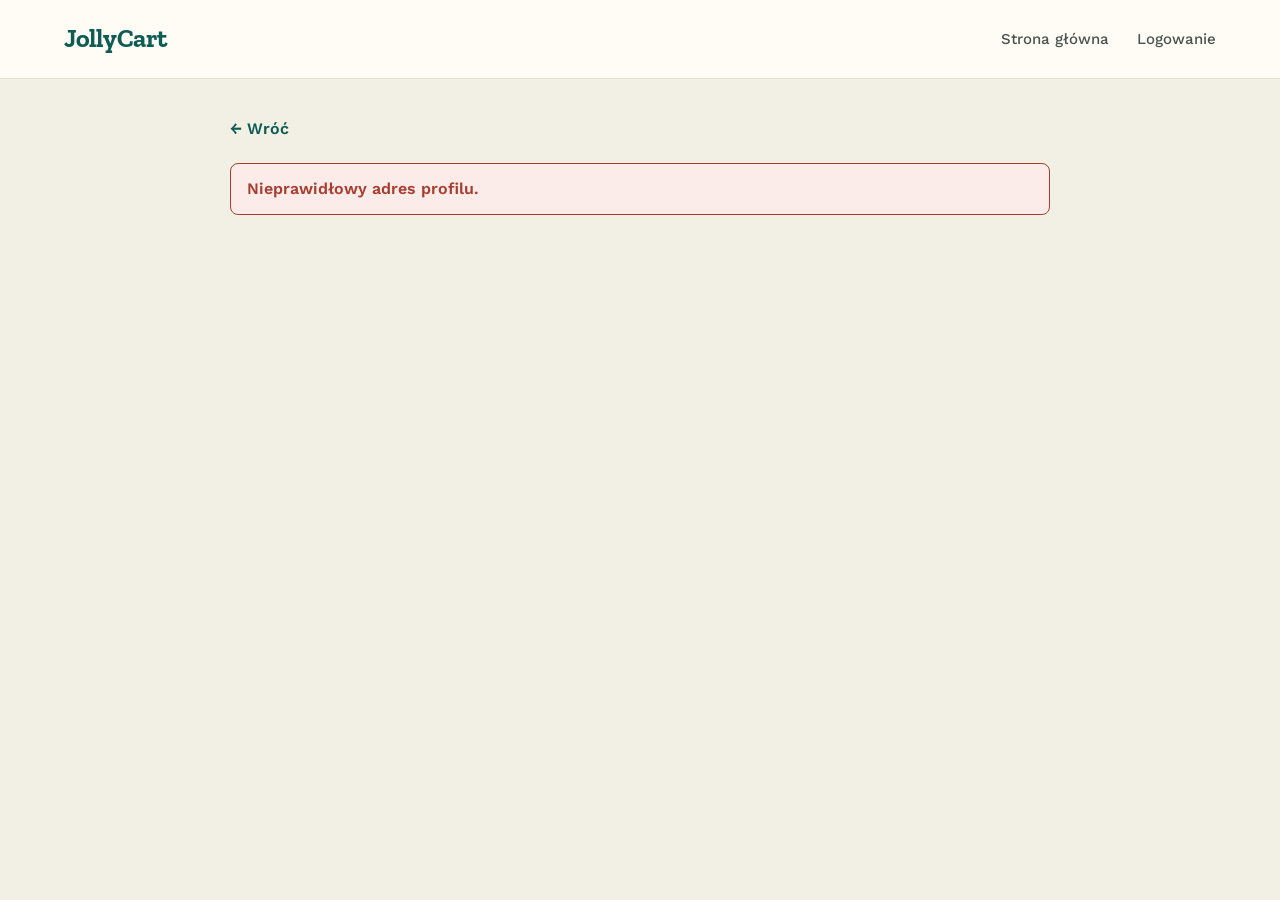
<file: frontend/pages/profile.html>
<!doctype html>
<html lang="pl">
  <head>
    <meta charset="UTF-8" />
    <meta name="viewport" content="width=device-width, initial-scale=1.0" />
    <title>Profil użytkownika - JollyCart</title>
    <script>
      if (localStorage.getItem("loggedIn") === "1") {
        document.documentElement.classList.add("logged-in");
      }
    </script>
    <link rel="stylesheet" href="../styles/style.css" />
    <link rel="stylesheet" href="../styles/profile.css" />
  </head>
  <body>
    <header class="navbar">
      <div class="container nav-container">
        <div class="logo">
          <a href="index.html" class="logo-link">
            <span class="logo-text">JollyCart</span>
          </a>
        </div>
        <nav>
          <ul class="nav-links">
            <li><a href="index.html">Strona główna</a></li>
            <li>
              <div id="auth-user">
                <a href="login.html" class="auth-login-link">Logowanie</a>
              </div>
            </li>
          </ul>
        </nav>
        <button
          class="menu-toggle"
          onclick="toggleMenu()"
          aria-label="Otwórz menu"
        >
          ☰
        </button>
      </div>
    </header>

    <main class="pf-page">
      <div class="container pf-container">
        <button type="button" class="pf-back" id="pf-back">← Wróć</button>

        <div id="pf-message" class="pf-message" aria-live="polite"></div>

        <section id="pf-card" class="pf-card" hidden>
          <div class="pf-head">
            <div id="pf-avatar" class="pf-avatar">?</div>

            <div class="pf-head-info">
              <h1 id="pf-name">Użytkownik</h1>
              <p id="pf-meta" class="pf-meta"></p>

              <div class="pf-summary">
                <span id="pf-summary-stars" class="pf-stars pf-stars-static"></span>
                <strong id="pf-average">0.0</strong>
                <span id="pf-count" class="pf-count"></span>
              </div>
            </div>
          </div>

          <div id="pf-rate-box" class="pf-rate-box" hidden>
            <h2>Oceń tego użytkownika</h2>
            <div
              id="pf-rate-stars"
              class="pf-stars pf-stars-input"
              role="radiogroup"
              aria-label="Ocena od 1 do 5"
            ></div>
            <p id="pf-rate-hint" class="pf-rate-hint"></p>
            <button type="button" id="pf-rate-remove" class="pf-rate-remove" hidden>
              Usuń moją ocenę
            </button>
          </div>

          <p id="pf-login-hint" class="pf-login-hint" hidden>
            Aby ocenić użytkownika, <a href="login.html">zaloguj się</a>.
          </p>
        </section>

        <section id="pf-offers-section" class="pf-offers-section" hidden>
          <h2>Aktywne ogłoszenia</h2>
          <div id="pf-offers" class="pf-offers"></div>
        </section>
      </div>
    </main>

    <script src="../scripts/animation/menuToggle.js"></script>
    <script src="../scripts/auth/auth.js"></script>
    <script src="../scripts/profile/profile.js"></script>
  </body>
</html>
</file>
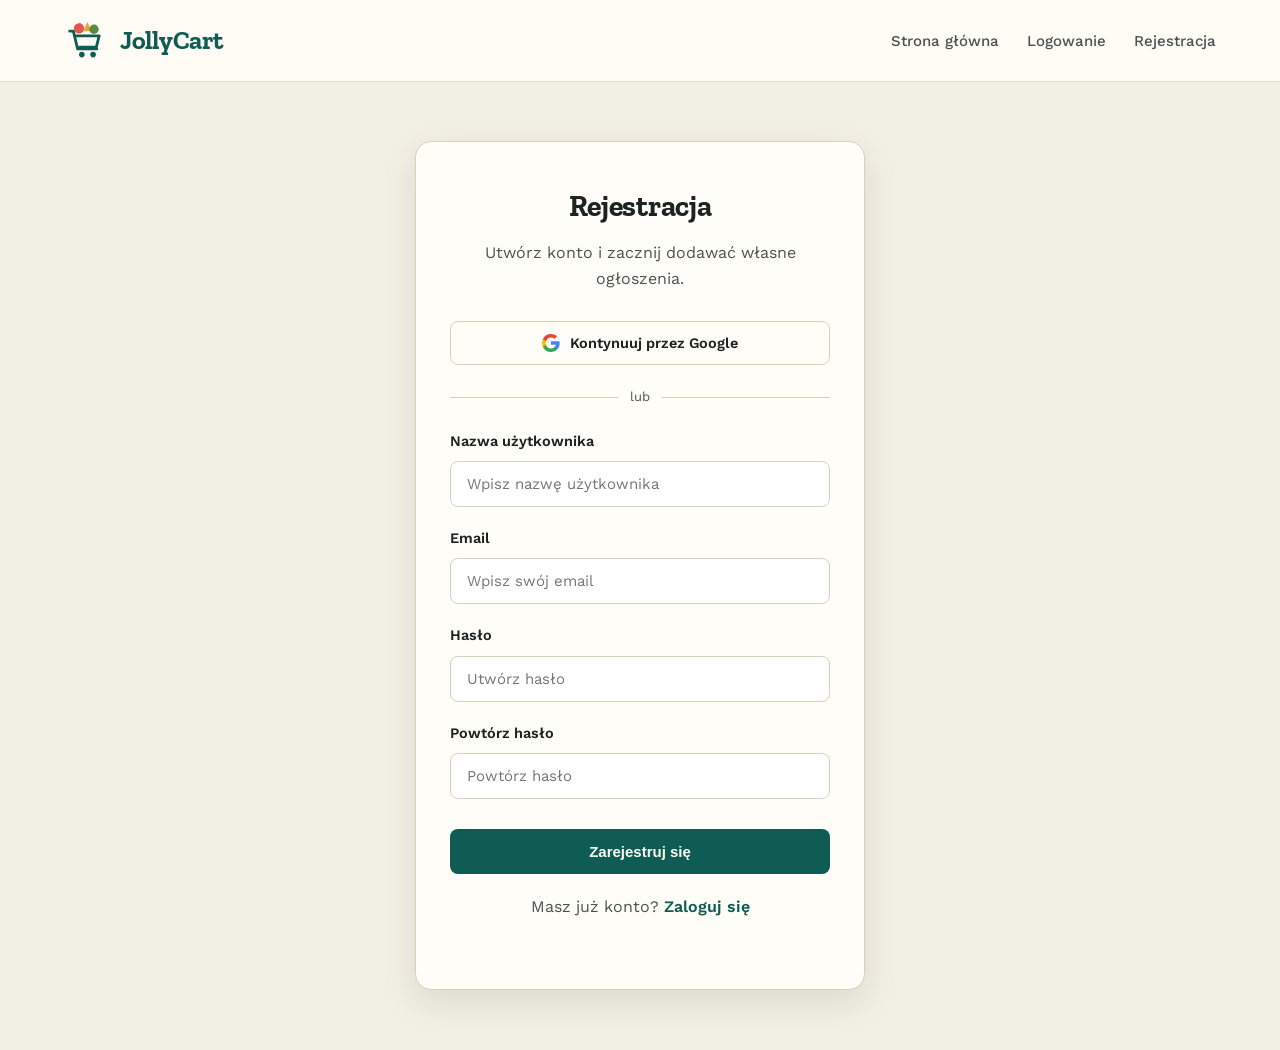
<file: frontend/pages/register.html>
<!doctype html>
<html lang="pl">
  <head>
    <meta charset="UTF-8" />
    <meta name="viewport" content="width=device-width, initial-scale=1.0" />
    <title>Rejestracja - JollyCart</title>
    <link rel="stylesheet" href="../styles/style.css" />
  </head>
  <body>
    <header class="navbar">
      <div class="container nav-container">
        <div class="logo">
          <a href="index.html" class="logo-link">
            <svg
              class="logo-icon"
              width="45"
              height="45"
              viewBox="0 0 48 48"
              fill="none"
              xmlns="http://www.w3.org/2000/svg"
              aria-hidden="true"
            >
              <path
                d="M14 9 Q15 6 18 7"
                stroke="#2f6b3a"
                stroke-width="1.6"
                stroke-linecap="round"
                fill="none"
              />
              <circle cx="16" cy="11" r="5.5" fill="#e2574c" />
              <path d="M25 4 L29.5 14 L20.5 14 Z" fill="#e8a33d" />
              <circle cx="32" cy="12" r="5" fill="#5b8c3e" />
              <path
                d="M6 14H10L14.5 33H35"
                stroke="#0e5c53"
                stroke-width="3"
                stroke-linecap="round"
                stroke-linejoin="round"
              />
              <path
                d="M13 19H37.5L34.5 31H16.5"
                stroke="#0e5c53"
                stroke-width="3"
                stroke-linecap="round"
                stroke-linejoin="round"
              />
              <circle cx="19" cy="39" r="3" fill="#0e5c53" />
              <circle cx="31" cy="39" r="3" fill="#0e5c53" />
            </svg>
            <span class="logo-text">JollyCart</span>
          </a>
        </div>
        <nav>
          <ul class="nav-links">
            <li><a href="index.html">Strona główna</a></li>
            <li><a href="login.html">Logowanie</a></li>
            <li><a href="register.html">Rejestracja</a></li>
          </ul>
        </nav>
        <button class="menu-toggle" onclick="toggleMenu()">☰</button>
      </div>
    </header>

    <main class="auth-page">
      <div class="auth-container">
        <div class="auth-box">
          <h1>Rejestracja</h1>
          <p>Utwórz konto i zacznij dodawać własne ogłoszenia.</p>

          <button type="button" class="oauth-btn">
            <svg width="18" height="18" viewBox="0 0 18 18" aria-hidden="true">
              <path
                fill="#4285F4"
                d="M17.64 9.2c0-.64-.06-1.25-.16-1.84H9v3.48h4.84a4.14 4.14 0 0 1-1.8 2.72v2.26h2.9c1.7-1.57 2.7-3.88 2.7-6.62z"
              />
              <path
                fill="#34A853"
                d="M9 18c2.43 0 4.47-.8 5.96-2.18l-2.9-2.26c-.8.54-1.84.86-3.06.86-2.35 0-4.34-1.59-5.05-3.72H.9v2.33A9 9 0 0 0 9 18z"
              />
              <path
                fill="#FBBC05"
                d="M3.95 10.7A5.4 5.4 0 0 1 3.67 9c0-.59.1-1.17.28-1.7V4.97H.9A9 9 0 0 0 0 9c0 1.45.35 2.83.9 4.03l3.05-2.33z"
              />
              <path
                fill="#EA4335"
                d="M9 3.58c1.32 0 2.51.46 3.44 1.35l2.58-2.58C13.46.89 11.43 0 9 0A9 9 0 0 0 .9 4.97L3.95 7.3C4.66 5.17 6.65 3.58 9 3.58z"
              />
            </svg>
            Kontynuuj przez Google
          </button>

          <div class="oauth-divider">lub</div>

          <form class="auth-form" id="register-form">
            <div class="form-group">
              <label for="username">Nazwa użytkownika</label>
              <input
                type="text"
                id="username"
                placeholder="Wpisz nazwę użytkownika"
                required
              />
            </div>

            <div class="form-group">
              <label for="email">Email</label>
              <input
                type="email"
                id="email"
                placeholder="Wpisz swój email"
                required
              />
            </div>

            <div class="form-group">
              <label for="password">Hasło</label>
              <input
                type="password"
                id="password"
                placeholder="Utwórz hasło"
                required
              />
            </div>

            <div class="form-group">
              <label for="confirmPassword">Powtórz hasło</label>
              <input
                type="password"
                id="confirmPassword"
                placeholder="Powtórz hasło"
                required
              />
            </div>

            <button type="submit" class="auth-btn">Zarejestruj się</button>
          </form>

          <!-- Krok 2: kod z maila (pokazywany po udanym kroku 1) -->
          <form class="auth-form" id="verify-form" hidden>
            <p class="verify-info">
              Wysłaliśmy kod weryfikacyjny na adres
              <strong id="verify-email-label"></strong>.
              Wpisz go poniżej, aby dokończyć rejestrację.
            </p>

            <div class="form-group">
              <label for="verificationCode">Kod weryfikacyjny</label>
              <input
                type="text"
                id="verificationCode"
                class="code-input"
                inputmode="numeric"
                autocomplete="one-time-code"
                maxlength="8"
                placeholder="------"
                required
              />
            </div>

            <button type="submit" class="auth-btn">
              Potwierdź i utwórz konto
            </button>

            <button type="button" class="auth-secondary-btn" id="resend-code-btn">
              Wyślij kod ponownie
            </button>

            <button type="button" class="auth-secondary-btn" id="verify-back-btn">
              Wróć i zmień dane
            </button>
          </form>

          <div class="auth-footer">
            <p>Masz już konto? <a href="login.html">Zaloguj się</a></p>
          </div>
        </div>
      </div>
    </main>

    <script src="../scripts/animation/menuToggle.js"></script>
    <script src="../scripts/animation/navScroll.js"></script>
    <script src="../scripts/auth/auth.js"></script>
  </body>
</html>
</file>
<file: frontend/styles/style.css>
@import url("https://fonts.googleapis.com/css2?family=Zilla+Slab:wght@400;500;600;700&family=Work+Sans:wght@400;500;600;700&display=swap");

/* =========================================================
   ZMIENNE
   ========================================================= */

:root {
  --paper: #f2efe4;
  --paper-deep: #e9e4d3;
  --ink: #1c2321;
  --ink-soft: #4b5350;
  --teal: #0e5c53;
  --teal-dark: #093f38;
  --amber: #e3a63c;
  --berry: #a83e32;
  --line: #d8d0ba;
  --white: #fffdf7;
  --radius-tag: 6px;
}

/* =========================================================
   RESET
   ========================================================= */

* {
  margin: 0;
  padding: 0;
  box-sizing: border-box;
}

html {
  scroll-padding-top: 80px;
}

body {
  font-family: "Work Sans", Arial, sans-serif;
  background: var(--paper);
  color: var(--ink);
  line-height: 1.6;
}

h1,
h2,
h3 {
  font-family: "Zilla Slab", Georgia, serif;
  color: var(--ink);
  letter-spacing: -0.01em;
}

.container {
  width: 90%;
  max-width: 1200px;
  margin: 0 auto;
}

@media (prefers-reduced-motion: no-preference) {
  html {
    scroll-behavior: smooth;
  }
}

/* =========================================================
   NAVBAR
   ========================================================= */

.navbar {
  background: rgba(255, 253, 247, 0.92);
  backdrop-filter: blur(10px);
  -webkit-backdrop-filter: blur(10px);

  position: sticky;
  top: 0;
  z-index: 1000;

  box-shadow: 0 1px 0 rgba(28, 35, 33, 0.08);

  transition:
    box-shadow 0.4s ease,
    opacity 0.4s ease,
    transform 0.6s cubic-bezier(0.22, 1, 0.36, 1);

  transform: translateY(0);
  will-change: transform;
}

.navbar::after {
  content: "";

  position: absolute;
  left: 0;
  right: 0;
  bottom: -2px;

  height: 2px;

  background: linear-gradient(90deg, var(--teal), var(--amber));

  transform: scaleX(0);
  transform-origin: left;

  transition: transform 0.45s ease;
}

.navbar.scrolled {
  box-shadow: 0 12px 26px rgba(28, 35, 33, 0.12);
}

.navbar.scrolled::after {
  transform: scaleX(1);
}

.navbar.nav-hidden {
  transform: translateY(calc(-100% - 4px));
  opacity: 0;
  box-shadow: none;

  transition:
    box-shadow 0.3s ease,
    opacity 0.35s ease,
    transform 0.5s cubic-bezier(0.65, 0, 0.35, 1);
}

.nav-container {
  display: flex;
  justify-content: space-between;
  align-items: center;

  padding: 18px 0;

  transition: padding 0.3s ease;
}

.navbar.scrolled .nav-container {
  padding: 12px 0;
}

/* =========================================================
   LOGO
   ========================================================= */

.logo-link {
  display: flex;
  align-items: center;
  gap: 11px;
  text-decoration: none;
}

.logo-icon {
  flex-shrink: 0;
}

.logo-text {
  font-family: "Zilla Slab", serif;
  font-size: 26px;
  font-weight: 700;
  color: var(--teal);
  letter-spacing: -0.01em;
}

/* =========================================================
   NAV LINKS
   ========================================================= */

.nav-links {
  display: flex;
  list-style: none;
  align-items: center;
  gap: 28px;
}

.nav-links a {
  text-decoration: none;
  color: var(--ink-soft);
  font-weight: 500;
  font-size: 15px;
  transition: color 0.2s ease;
}

.nav-links a:hover {
  color: var(--teal);
}

.nav-links > li > a[href="post-ad.html"] {
  background: var(--ink);
  color: var(--white);

  padding: 10px 18px;
  border-radius: var(--radius-tag);

  font-weight: 600;
}

.nav-links > li > a[href="post-ad.html"]:hover {
  background: var(--teal-dark);
  color: var(--white);
}

/* =========================================================
   GUEST / LOGGED
   ========================================================= */

.logged-in .nav-links .guest-only {
  display: none;
}

.logged-only {
  display: none;
}

.logged-in .nav-links .logged-only {
  display: block;
}

/* =========================================================
   POWIADOMIENIA
   ========================================================= */

/* Element w navbarze */
.notification-nav-item {
  display: none;
  align-items: center;
}

.logged-in .nav-links .notification-nav-item {
  display: flex;
}

/* Kontener dzwonka */
.notification-wrapper {
  position: relative;

  display: flex;
  align-items: center;
  justify-content: center;
}

/* =========================================================
   DZWONEK
   ========================================================= */

.notification-button {
  position: relative;

  width: 48px;
  height: 48px;

  display: flex;
  align-items: center;
  justify-content: center;

  padding: 0;

  border: none;
  border-radius: 0;

  background: transparent;
  color: var(--teal-dark);

  cursor: pointer;

  transition:
    color 0.2s ease,
    transform 0.2s ease;
}

/* Tekst "Wiadomości" - widoczny tylko na małych ekranach */
.notification-label {
  display: none;
}

.notification-button:hover {
  background: transparent;
  color: var(--teal);
}

.notification-button:active {
  transform: scale(0.94);
}

/* =========================================================
   IKONA DZWONKA
   ========================================================= */

.notification-icon {
  width: 27px;
  height: 27px;

  fill: currentColor;
  stroke: none;

  display: block;
}

/* =========================================================
   LICZNIK POWIADOMIEŃ
   ========================================================= */

.notification-badge {
  position: absolute;

  top: 4px;
  right: 2px;

  min-width: 17px;
  height: 17px;

  padding: 0 4px;

  display: none;
  align-items: center;
  justify-content: center;

  background: var(--berry);
  color: #ffffff;

  border-radius: 999px;

  font-size: 10px;
  font-weight: 700;
  line-height: 1;

  z-index: 5;
}

.notification-badge:not(:empty) {
  display: flex;
}

.notification-badge:empty {
  display: none;
}

/* =========================================================
   OKNO POWIADOMIEŃ
   ========================================================= */

/*
   WAŻNE:
   Okno jest pozycjonowane względem .notification-wrapper.
   left: 50% + translateX(-50%) powoduje, że środek
   okna znajduje się dokładnie pod środkiem dzwonka.
*/

.notification-panel {
  position: absolute;

  top: calc(100% + 10px);

  left: 50%;
  right: auto;

  transform: translateX(-50%);

  width: 425px;
  max-width: calc(100vw - 30px);

  background: #ffffff;

  border: 1px solid #dedede;
  border-radius: 14px;

  box-shadow:
    0 10px 30px rgba(0, 0, 0, 0.12),
    0 2px 8px rgba(0, 0, 0, 0.05);

  overflow: hidden;

  z-index: 1100;

  display: none;
}

.notification-panel.open {
  display: block;
}

/* =========================================================
   NAGŁÓWEK OKNA POWIADOMIEŃ
   ========================================================= */

.notification-panel-header {
  height: 64px;
  display: flex;
  align-items: center;
  justify-content: space-between;
  gap: 14px;
  padding: 0 18px;
  border-bottom: 1px solid #eeeeee;
  background: #ffffff;
}

/* =========================================================
   LISTA POWIADOMIEŃ
   ========================================================= */

.notification-list {
  max-height: 360px;
  overflow-y: auto;
}

/* =========================================================
   BRAK POWIADOMIEŃ
   ========================================================= */

.notification-empty {
  padding: 42px 20px;

  text-align: center;

  font-size: 15px;

  color: #777777;
}

/* =========================================================
   POJEDYNCZE POWIADOMIENIE
   ========================================================= */

.notification-item {
  position: relative;

  display: flex;
  align-items: center;
  gap: 13px;

  padding: 13px 16px;

  border-bottom: 1px solid #eeeeee;

  cursor: pointer;

  transition:
    background-color 0.15s ease,
    transform 0.15s ease;
}

.notification-item:hover {
  background: #f7f9f8;
}

.notification-item:last-child {
  border-bottom: none;
}

/* =========================================================
   IKONA POJEDYNCZEGO POWIADOMIENIA
   ========================================================= */

.notification-item-icon {
  position: relative;

  width: 52px;
  height: 52px;

  flex: 0 0 52px;

  display: flex;
  align-items: center;
  justify-content: center;

  border-radius: 50%;

  overflow: visible;

  background: #e8f1ef;
  color: var(--teal);
}

.notification-avatar-image,
.notification-avatar-fallback {
  width: 52px;
  height: 52px;

  display: flex;
  align-items: center;
  justify-content: center;

  border-radius: 50%;

  overflow: hidden;
}

.notification-avatar-image {
  display: block;

  object-fit: cover;

  background: #e8f1ef;
}

.notification-avatar-fallback {
  background: #e8f1ef;

  color: var(--teal);

  font-family: "Zilla Slab", Georgia, serif;
  font-size: 24px;
  font-weight: 700;
}

.notification-item-unread-dot {
  position: absolute;

  right: -2px;
  bottom: 1px;

  width: 13px;
  height: 13px;

  border: 2px solid #ffffff;

  border-radius: 50%;

  background: var(--berry);
}

/* =========================================================
   TREŚĆ POWIADOMIENIA
   ========================================================= */

.notification-item-content {
  min-width: 0;
  flex: 1;
  padding-right: 4px;
}

.notification-item-title {
  margin-bottom: 3px;

  font-size: 14px;
  font-weight: 700;
  line-height: 1.35;

  color: #222222;

  white-space: nowrap;
  overflow: hidden;
  text-overflow: ellipsis;
}

.notification-item-text {
  font-size: 13px;
  line-height: 1.4;

  color: #666666;

  white-space: nowrap;
  overflow: hidden;
  text-overflow: ellipsis;
}

.notification-item-time {
  margin-top: 5px;

  font-size: 11px;

  color: #999999;
}

/* =========================================================
   MENU MOBILE
   ========================================================= */

.menu-toggle {
  display: none;

  font-size: 24px;

  background: none;
  border: none;

  cursor: pointer;

  color: var(--ink);
}

/* =========================================================
   HERO
   ========================================================= */

.hero {
  position: relative;

  color: var(--white);

  padding: 90px 0 130px;

  overflow: hidden;

  background:
    linear-gradient(
      90deg,
      rgba(8, 66, 60, 0.88) 0%,
      rgba(8, 66, 60, 0.45) 45%,
      rgba(8, 66, 60, 0) 70%
    ),
    url("../images/hero.svg") center / cover no-repeat,
    var(--teal);
}

/* Usuwamy stare ukośne paski, bo ilustracja ma własne tło */
.hero::before {
  display: none;
}

.hero-content {
  position: relative;

  display: flex;
  align-items: center;
  justify-content: space-between;

  gap: 40px;
}

.hero-text {
  max-width: 620px;

  animation: rise 0.7s ease-out both;
}

@keyframes rise {
  from {
    opacity: 0;
    transform: translateY(14px);
  }

  to {
    opacity: 1;
    transform: translateY(0);
  }
}

.hero-eyebrow {
  display: inline-flex;
  align-items: center;

  gap: 8px;

  background: rgba(255, 255, 255, 0.12);

  border: 1px solid rgba(255, 255, 255, 0.3);

  padding: 6px 14px;

  border-radius: 999px;

  font-size: 14px;

  margin-bottom: 22px;
}

.hero-eyebrow .dot {
  width: 7px;
  height: 7px;

  border-radius: 50%;

  background: var(--amber);
}

.hero-text h1 {
  font-size: 52px;
  line-height: 1.08;

  margin-bottom: 20px;

  color: var(--white);
}

.hero-text p {
  font-size: 19px;

  margin-bottom: 34px;

  color: rgba(255, 255, 255, 0.85);

  max-width: 480px;
}

.hero-buttons {
  display: flex;
  gap: 14px;
}

/* =========================================================
   BUTTONS
   ========================================================= */

.btn {
  padding: 14px 26px;

  text-decoration: none;

  border-radius: var(--radius-tag);

  font-weight: 600;
  font-size: 15px;

  transition:
    transform 0.2s ease,
    background 0.2s ease;

  display: inline-block;
}

.btn.primary {
  background: var(--amber);
  color: var(--ink);
}

.btn.primary:hover {
  background: #edb85a;
  transform: translateY(-2px);
}

.btn.secondary {
  background: transparent;

  border: 2px solid rgba(255, 255, 255, 0.6);

  color: var(--white);
}

.btn.secondary:hover {
  border-color: var(--white);
  transform: translateY(-2px);
}

/* =========================================================
   HERO STATS
   ========================================================= */

.hero-stats {
  display: none;
  flex-direction: column;

  width: 250px;
  min-width: 0;

  /* przesunięcie w prawo: im bardziej ujemna wartość, tym dalej w prawo */
  margin-right: -40px;

  padding: 16px 18px 6px;

  background: rgba(255, 255, 255, 0.08);
  backdrop-filter: blur(6px);
  -webkit-backdrop-filter: blur(6px);

  border: 1px solid rgba(255, 255, 255, 0.22);
  border-radius: 16px;
  box-shadow: 0 14px 30px rgba(0, 0, 0, 0.22);
}

.hero-stats .stat b {
  display: block;

  font-family: "Zilla Slab", serif;
  font-size: 24px;
  line-height: 1.1;

  color: var(--amber);
}

.hero-stats .stat span {
  font-size: 14px;

  color: rgba(255, 255, 255, 0.8);
}

.hero-stats-head {
  display: flex;
  align-items: center;
  gap: 8px;
  padding-bottom: 10px;
  margin-bottom: 2px;
  border-bottom: 1px solid rgba(255, 255, 255, 0.16);
  font-size: 11px;
  font-weight: 600;
  letter-spacing: 0.08em;
  text-transform: uppercase;
  color: rgba(255, 255, 255, 0.7);
}

.live-dot {
  width: 8px;
  height: 8px;
  border-radius: 50%;
  background: #4ade80;
  box-shadow: 0 0 0 0 rgba(74, 222, 128, 0.7);
  animation: live-pulse 2s infinite;
}

@keyframes live-pulse {
  70% {
    box-shadow: 0 0 0 8px rgba(74, 222, 128, 0);
  }
  100% {
    box-shadow: 0 0 0 0 rgba(74, 222, 128, 0);
  }
}

.hero-stats .stat {
  display: flex;
  align-items: center;
  gap: 12px;
  padding: 11px 0;
  text-decoration: none;
  color: inherit;
}

.hero-stats .stat + .stat {
  border-top: 1px solid rgba(255, 255, 255, 0.1);
}

.hero-stats .stat-icon {
  flex: 0 0 auto;
  display: grid;
  place-items: center;
  width: 34px;
  height: 34px;
  border-radius: 10px;
  background: rgba(231, 168, 56, 0.16);
  color: var(--amber);
}

.hero-stats .stat-icon svg {
  width: 18px;
  height: 18px;
}

.hero-stats .stat-body {
  display: flex;
  flex-direction: column;
  flex: 1;
  min-width: 0;
}

.hero-stats .stat b.stat-text {
  font-size: 18px;
}

.hero-stats .stat .stat-label {
  margin-top: 1px;
  font-size: 12px;
}

.hero-stats .stat-arrow {
  color: var(--amber);
  font-size: 16px;
  opacity: 0;
  transform: translateX(-6px);
  transition: opacity 0.2s ease, transform 0.2s ease;
}

.hero-stats .stat-link:hover .stat-arrow {
  opacity: 1;
  transform: translateX(0);
}

.hero-stats .stat-link:hover .stat-icon {
  background: rgba(231, 168, 56, 0.28);
}

/* Panel pokazujemy tylko na szerokich ekranach - na węższych ilustracja
   nachodzi na panel i zasłaniałaby obrazki. */
@media (min-width: 1281px) {
  .hero-stats {
    display: flex;
  }
}

/* =========================================================
   SEARCH
   ========================================================= */

.search-section {
  margin-top: -60px;

  position: relative;
  z-index: 10;
}

.search-box {
  background: var(--white);

  padding: 22px;

  border-radius: 14px;

  border: 1px solid var(--line);

  box-shadow: 0 18px 40px rgba(28, 35, 33, 0.18);

  display: grid;

  grid-template-columns: 2fr 1.2fr 1.15fr auto;

  gap: 14px;
}

.search-box input,
.search-box select {
  padding: 14px 16px;

  border: 1px solid var(--line);

  border-radius: 8px;

  font-size: 15px;

  font-family: "Work Sans", sans-serif;

  background: var(--paper);

  color: var(--ink);
}

.search-box input:focus,
.search-box select:focus {
  outline: none;

  border-color: var(--teal);
}

.search-location-input {
  min-width: 0;
}

.search-box button {
  padding: 14px 30px;

  border: none;

  background: var(--ink);

  color: var(--white);

  border-radius: 8px;

  font-size: 15px;
  font-weight: 600;

  cursor: pointer;

  transition: background 0.2s ease;
}

.search-box button:hover {
  background: var(--teal-dark);
}

/* =========================================================
   CATEGORIES
   ========================================================= */

.categories {
  padding: 80px 0;
}

.category-grid {
  display: grid;

  grid-template-columns: repeat(auto-fit, minmax(150px, 1fr));

  gap: 22px;
}

.category-card {
  appearance: none;
  -webkit-appearance: none;
  width: 100%;
  color: var(--ink);
  font-family: inherit;
  background: var(--white);

  border: 1px solid var(--line);

  padding: 28px 16px;

  border-radius: 16px;

  text-align: center;

  font-size: 15px;
  font-weight: 600;

  cursor: pointer;

  transition:
    border-color 0.2s ease,
    transform 0.2s ease;
}

.category-card .icon {
  width: 54px;
  height: 54px;

  margin: 0 auto 14px;

  border-radius: 50%;

  display: flex;
  align-items: center;
  justify-content: center;

  font-size: 24px;

  background: var(--paper-deep);
}

.category-card:nth-child(1) .icon {
  background: #dfeee9;
}

.category-card:nth-child(2) .icon {
  background: #f4e3d2;
}

.category-card:nth-child(3) .icon {
  background: #eadff0;
}

.category-card:nth-child(4) .icon {
  background: #e6efd6;
}

.category-card:nth-child(5) .icon {
  background: #fbe3e0;
}

.category-card:nth-child(6) .icon {
  background: #dcebf3;
}

.category-card:hover {
  border-color: var(--teal);

  transform: translateY(-4px);
}

/* =========================================================
   OFFERS
   ========================================================= */

.offers {
  padding: 80px 0;

  background: var(--paper-deep);
}

.section-head {
  display: flex;

  align-items: baseline;
  justify-content: space-between;

  margin-bottom: 34px;
}

.categories h2,
.offers h2 {
  font-size: 30px;
}

.section-sub {
  color: var(--ink-soft);
  font-size: 15px;
}

.offers-grid {
  display: grid;

  grid-template-columns: repeat(auto-fill, minmax(250px, 1fr));

  gap: 28px 24px;
}

/* =========================================================
   KARTA OGŁOSZENIA
   ========================================================= */

.offer-card {
  position: relative;

  display: flex;
  flex-direction: column;

  color: inherit;
  text-decoration: none;

  cursor: pointer;

  background: var(--white);

  border-radius: 16px;

  overflow: hidden;

  border: 1px solid var(--line);

  box-shadow: 0 6px 18px rgba(28, 35, 33, 0.06);

  transition:
    transform 0.25s ease,
    box-shadow 0.25s ease,
    border-color 0.25s ease;
}

.offer-card:hover {
  transform: translateY(-6px);

  border-color: rgba(14, 92, 83, 0.4);

  box-shadow: 0 18px 36px rgba(28, 35, 33, 0.15);
}

.offer-card:focus-visible {
  outline: 3px solid var(--amber);
  outline-offset: 3px;
}

/* ---------- Zdjęcie ---------- */

.offer-card-image {
  position: relative;

  display: flex;
  align-items: center;
  justify-content: center;

  aspect-ratio: 4 / 3;

  overflow: hidden;

  background:
    repeating-linear-gradient(
      135deg,
      rgba(14, 92, 83, 0.06) 0 12px,
      transparent 12px 24px
    ),
    var(--paper-deep);
}

.offer-card-image img {
  display: block;

  width: 100%;
  height: 100%;

  object-fit: cover;

  transition: transform 0.5s ease;
}

.offer-card:hover .offer-card-image img {
  transform: scale(1.06);
}

/* Ikona, gdy ogłoszenie nie ma zdjęcia */
.offer-card-icon {
  display: flex;
  align-items: center;
  justify-content: center;

  width: 76px;
  height: 76px;

  border-radius: 50%;

  background: var(--white);

  font-size: 34px;

  box-shadow: 0 6px 16px rgba(28, 35, 33, 0.1);
}

/* Plakietka typu (Sprzedaż / Usługa / Praca) */
.offer-type-badge {
  position: absolute;

  top: 12px;
  left: 12px;

  padding: 5px 11px;

  border-radius: 999px;

  background: rgba(28, 35, 33, 0.74);
  color: var(--white);

  font-size: 12px;
  font-weight: 600;
  letter-spacing: 0.03em;

  backdrop-filter: blur(4px);
  -webkit-backdrop-filter: blur(4px);
}

/* ---------- Treść ---------- */

.offer-content {
  flex: 1;

  display: flex;
  flex-direction: column;

  padding: 18px 20px 16px;
}

.offer-category {
  display: block;

  margin-bottom: 6px;

  color: var(--teal);

  font-size: 11.5px;
  font-weight: 600;

  text-transform: uppercase;

  letter-spacing: 0.12em;
}

.offer-content h3 {
  display: -webkit-box;

  margin-bottom: 12px;

  overflow: hidden;

  font-size: 22px;
  font-weight: 700;
  line-height: 1.2;

  -webkit-box-orient: vertical;
  -webkit-line-clamp: 2;

  transition: color 0.2s ease;
}

.offer-card:hover .offer-content h3 {
  color: var(--teal);
}

.price {
  align-self: flex-start;

  display: inline-block;

  margin-bottom: 16px;
  padding: 5px 16px;

  background: var(--amber);
  color: var(--ink);

  /* Work Sans ma równe cyfry (lining) - Zilla Slab miał cyfry
     o różnej wysokości, przez co cena wyglądała krzywo */
  font-family: "Work Sans", Arial, sans-serif;

  font-weight: 700;
  font-size: 18px;
  line-height: 1.3;

  font-variant-numeric: lining-nums tabular-nums;

  border-radius: 999px;
}

.price.is-negotiable {
  background: var(--paper-deep);
  color: var(--ink-soft);

  font-size: 15px;
  font-weight: 600;
}

/* ---------- Stopka karty ---------- */

.offer-meta {
  display: flex;
  align-items: center;
  justify-content: space-between;
  gap: 10px;

  margin-top: auto;
  padding-top: 14px;

  border-top: 1px dashed var(--line);

  color: var(--ink-soft);

  font-size: 13px;
}

.location {
  display: flex;
  align-items: center;
  gap: 5px;

  min-width: 0;

  font-weight: 500;
}

.location svg {
  flex-shrink: 0;

  width: 15px;
  height: 15px;

  color: var(--teal);
}

.location span {
  overflow: hidden;

  white-space: nowrap;
  text-overflow: ellipsis;
}

.date {
  flex-shrink: 0;

  font-size: 12.5px;
}

.offer-author {
  display: flex;
  align-items: center;
  gap: 8px;

  margin-top: 12px;

  color: var(--ink-soft);

  font-size: 13px;
}

.offer-author-avatar {
  flex-shrink: 0;

  display: flex;
  align-items: center;
  justify-content: center;

  width: 26px;
  height: 26px;

  border-radius: 50%;

  background: var(--teal-dark);
  color: var(--white);

  font-size: 12px;
  font-weight: 600;
  text-transform: uppercase;
}

.offer-author-name {
  min-width: 0;

  overflow: hidden;

  white-space: nowrap;
  text-overflow: ellipsis;
}

@media (max-width: 600px) {
  .offers-grid {
    grid-template-columns: 1fr;
  }
}

.offers-loading-state,
.offers-empty-state {
  grid-column: 1 / -1;

  padding: 50px 24px;

  text-align: center;

  background: var(--white);

  border: 1px solid var(--line);

  border-radius: 12px;

  color: var(--ink-soft);
}

.offers-empty-state h3 {
  margin-bottom: 6px;

  color: var(--ink);
}

.offers-empty-state p {
  color: var(--ink-soft);
}

/* =========================================================
   FOOTER
   ========================================================= */

.footer {
  background: var(--ink);

  color: var(--white);

  padding: 56px 0 40px;
}

.footer-content {
  display: grid;

  grid-template-columns: repeat(auto-fit, minmax(220px, 1fr));

  gap: 30px;
}

.footer h3,
.footer h4 {
  margin-bottom: 16px;

  font-family: "Zilla Slab", serif;
}

.footer h3 {
  font-size: 22px;
}

.footer > .container > div:first-child p {
  color: rgba(255, 255, 255, 0.65);

  max-width: 260px;
}

.footer ul {
  list-style: none;
}

.footer ul li {
  margin-bottom: 8px;
}

.footer a {
  color: rgba(255, 255, 255, 0.72);

  text-decoration: none;

  font-size: 14.5px;
}

.footer a:hover {
  color: var(--amber);
}

/* =========================================================
   AUTH
   ========================================================= */

.auth-page {
  min-height: calc(100vh - 80px);

  display: flex;

  align-items: center;
  justify-content: center;

  padding: 60px 20px;

  background: var(--paper);
}

.auth-container {
  width: 100%;
  max-width: 450px;
}

.auth-box {
  background: var(--white);

  padding: 40px 34px;

  border-radius: 16px;

  border: 1px solid var(--line);

  box-shadow: 0 12px 35px rgba(28, 35, 33, 0.1);
}

.auth-box h1 {
  font-size: 30px;

  margin-bottom: 10px;

  text-align: center;
}

.auth-box p {
  text-align: center;

  color: var(--ink-soft);

  margin-bottom: 30px;
}

.auth-form {
  display: flex;

  flex-direction: column;

  gap: 20px;
}

.auth-form[hidden] {
  display: none;
}

.auth-box p.verify-info {
  margin-bottom: 0;
  font-size: 14.5px;
}

.form-group input.code-input {
  text-align: center;
  font-size: 24px;
  letter-spacing: 8px;
  font-weight: 700;
}

.auth-secondary-btn {
  padding: 12px;

  border: 1px solid var(--line);
  border-radius: 8px;

  background: var(--white);
  color: var(--ink);

  font-family: "Work Sans", sans-serif;
  font-size: 14.5px;
  font-weight: 600;

  cursor: pointer;

  transition: border-color 0.2s ease;
}

.auth-secondary-btn:hover:not(:disabled) {
  border-color: var(--teal);
}

.auth-secondary-btn:disabled {
  opacity: 0.55;
  cursor: not-allowed;
}

.form-group {
  display: flex;

  flex-direction: column;
}

.form-group label {
  margin-bottom: 8px;

  font-weight: 600;

  color: var(--ink);

  font-size: 14.5px;
}

.form-group input {
  padding: 13px 16px;

  border: 1px solid var(--line);

  border-radius: 8px;

  font-size: 15px;

  outline: none;

  transition: border-color 0.2s ease;

  font-family: "Work Sans", sans-serif;
}

.form-group input:focus {
  border-color: var(--teal);
}

.auth-btn {
  margin-top: 10px;

  padding: 14px;

  border: none;

  border-radius: 8px;

  background: var(--teal);

  color: var(--white);

  font-size: 15px;
  font-weight: 700;

  cursor: pointer;

  transition: background 0.2s ease;
}

.auth-btn:hover {
  background: var(--teal-dark);
}

.auth-footer {
  margin-top: 20px;

  text-align: center;

  color: var(--ink-soft);
}

.auth-footer a {
  color: var(--teal);

  text-decoration: none;

  font-weight: 600;
}

.auth-footer a:hover {
  text-decoration: underline;
}

.oauth-btn {
  width: 100%;

  display: flex;

  align-items: center;
  justify-content: center;

  gap: 10px;

  padding: 12px 16px;

  border: 1px solid var(--line);

  border-radius: 8px;

  background: var(--white);

  color: var(--ink);

  font-family: "Work Sans", sans-serif;

  font-weight: 600;
  font-size: 14.5px;

  cursor: pointer;

  transition:
    border-color 0.2s ease,
    box-shadow 0.2s ease;
}

.oauth-btn:hover {
  border-color: var(--teal);

  box-shadow: 0 4px 12px rgba(28, 35, 33, 0.08);
}

.oauth-divider {
  display: flex;

  align-items: center;

  gap: 12px;

  margin: 22px 0;

  color: var(--ink-soft);

  font-size: 13px;
}

.oauth-divider::before,
.oauth-divider::after {
  content: "";

  flex: 1;

  height: 1px;

  background: var(--line);
}

/* =========================================================
   ACCOUNT
   ========================================================= */

#auth-user {
  position: relative;

  display: flex;
  align-items: center;

  height: 100%;
}

.account-button {
  position: relative;
  display: flex;

  align-items: center;

  gap: 10px;

  height: 48px;

  padding: 0 18px;

  border: none;

  border-radius: var(--radius-tag);

  background: var(--teal-dark);

  color: #ffffff;

  font-family: inherit;

  font-size: 16px;
  font-weight: 700;

  cursor: pointer;

  transition:
    background-color 0.2s ease,
    color 0.2s ease;
}

.account-button:hover {
  background-color: var(--teal);
}

@media (min-width: 901px) {
  #auth-user:hover .account-button {
    background-color: var(--teal);
  }

  #auth-user:hover .account-arrow {
    transform: rotate(225deg);

    margin-top: 4px;
  }

  #auth-user:hover .account-dropdown {
    opacity: 1;
    visibility: visible;
    transform: translateX(-50%) translateY(0);
  }
}

.account-icon {
  width: 26px;
  height: 26px;

  fill: none;

  stroke: currentColor;

  stroke-width: 1.8;

  stroke-linecap: round;
  stroke-linejoin: round;

  flex-shrink: 0;
}

.account-arrow {
  width: 9px;
  height: 9px;

  border-right: 1.5px solid currentColor;
  border-bottom: 1.5px solid currentColor;

  transform: rotate(45deg);

  margin-left: 6px;
  margin-top: -4px;

  transition:
    transform 0.2s ease,
    margin-top 0.2s ease;
}

/* Desktop: rozwijanie po najechaniu myszką */
/* =========================================================
   ACCOUNT DROPDOWN
   ========================================================= */

.account-dropdown {
  position: absolute;
  top: calc(100% + 10px);
  left: 50%;

  width: 340px;

  background: #ffffff;
  border-radius: 6px;

  box-shadow:
    0 8px 24px rgba(0, 0, 0, 0.12),
    0 2px 6px rgba(0, 0, 0, 0.08);

  overflow: hidden;

  opacity: 0;
  visibility: hidden;

  transform: translateX(-50%) translateY(-8px);

  transition:
    opacity 0.18s ease,
    transform 0.18s ease,
    visibility 0.18s ease;

  z-index: 1000;
}

.account-dropdown::before {
  content: "";

  position: absolute;

  top: -12px;
  left: 0;

  width: 100%;
  height: 12px;
}

/* =========================================================
   ACCOUNT USER HEADER
   ========================================================= */

.account-user {
  display: flex;

  align-items: center;

  gap: 12px;

  padding: 18px 18px 16px;

  border-bottom: 1px solid #eeeeee;
}

.account-avatar {
  width: 48px;
  height: 48px;

  border-radius: 50%;

  background: #e8eeee;

  display: flex;

  align-items: center;
  justify-content: center;

  color: #5b7779;

  flex-shrink: 0;
}

.account-avatar img.account-avatar-image {
  width: 100%;
  height: 100%;

  object-fit: cover;

  border-radius: 50%;

  display: block;
}

.account-avatar svg {
  width: 28px;
  height: 28px;
}

.account-user-info {
  min-width: 0;
}

.account-nickname {
  margin: 0;

  font-size: 17px;
  font-weight: 700;

  color: #183f42;

  white-space: nowrap;

  overflow: hidden;

  text-overflow: ellipsis;
}

.account-id {
  margin: 4px 0 0;

  font-size: 12px;

  color: #6f8587;
}

/* =========================================================
   ACCOUNT MENU
   ========================================================= */

.account-menu-title {
  padding: 14px 18px 7px;

  color: #3e6669;

  font-size: 16px;
  font-weight: 700;
}

.account-menu {
  padding: 0 8px 8px;
}

.account-menu-item {
  display: flex;

  align-items: center;

  width: 100%;

  min-height: 42px;

  padding: 0 10px;

  border: none;

  border-radius: 5px;

  background: transparent;

  color: #202020;

  text-decoration: none;

  font-family: inherit;

  font-size: 15px;

  cursor: pointer;

  box-sizing: border-box;

  transition:
    background-color 0.15s ease,
    color 0.15s ease;
}

.account-menu-item:hover {
  background: #f2f6f6;

  color: var(--teal);
}

.account-menu-icon {
  width: 19px;
  height: 19px;

  margin-right: 10px;

  fill: none;

  stroke: currentColor;

  stroke-width: 1.8;

  flex-shrink: 0;
}

.account-logout-wrapper {
  border-top: 1px solid #dddddd;

  padding: 6px 8px;
}

.account-logout {
  color: #252525;
}

.account-logout:hover {
  background: #f5f5f5;
}

/* =========================================================
   LOGIN LINK
   ========================================================= */

.nav-links .auth-login-link {
  color: var(--ink-soft);

  text-decoration: none;

  font-size: 15px;
  font-weight: 500;

  transition: color 0.2s ease;
}

.nav-links .auth-login-link:hover {
  color: var(--teal);
}

/* =========================================================
   NAV DROPDOWN
   ========================================================= */

#categories,
#offers {
  scroll-margin-top: -40px;
}

#search {
  scroll-margin-top: 20px;
}

.nav-dropdown {
  position: relative;

  display: flex;

  align-items: center;
}

.nav-dropdown-button {
  display: flex;

  align-items: center;

  gap: 10px;

  height: 48px;

  padding: 0 16px;

  border: 1px solid var(--line);

  border-radius: var(--radius-tag);

  background: transparent;

  color: var(--ink);

  font-family: inherit;

  font-size: 16px;
  font-weight: 600;

  cursor: pointer;

  transition:
    background-color 0.2s ease,
    border-color 0.2s ease;
}

.nav-dropdown:hover .nav-dropdown-button {
  background-color: var(--paper-deep);

  border-color: var(--teal);
}

.nav-dropdown-icon {
  width: 22px;
  height: 22px;

  fill: none;

  stroke: currentColor;

  stroke-width: 1.8;

  stroke-linecap: round;
  stroke-linejoin: round;

  flex-shrink: 0;
}

.nav-dropdown-arrow {
  width: 9px;
  height: 9px;

  border-right: 1.5px solid currentColor;
  border-bottom: 1.5px solid currentColor;

  transform: rotate(45deg);

  margin-left: 4px;
  margin-top: -4px;

  transition:
    transform 0.2s ease,
    margin-top 0.2s ease;
}

.nav-dropdown:hover .nav-dropdown-arrow {
  transform: rotate(225deg);

  margin-top: 4px;
}

.nav-dropdown-menu {
  position: absolute;

  top: calc(100% + 10px);

  /* Wyśrodkowany pod przyciskiem "Przeglądaj" */
  left: 50%;

  width: 220px;

  padding: 8px;

  background: #ffffff;

  border-radius: 6px;

  box-shadow:
    0 8px 24px rgba(0, 0, 0, 0.12),
    0 2px 6px rgba(0, 0, 0, 0.08);

  opacity: 0;
  visibility: hidden;

  transform: translateX(-50%) translateY(-8px);

  transition:
    opacity 0.18s ease,
    transform 0.18s ease,
    visibility 0.18s ease;

  z-index: 1000;
}

.nav-dropdown-menu::before {
  content: "";

  position: absolute;

  top: -12px;
  left: 0;

  width: 100%;
  height: 12px;
}

.nav-dropdown:hover .nav-dropdown-menu {
  opacity: 1;
  visibility: visible;

  transform: translateX(-50%) translateY(0);
}

/* =========================================================
   RESPONSIVE
   ========================================================= */

@media (max-width: 900px) {
  .hero {
    background: var(--teal);
  }

  .hero::before {
    display: block;

    content: "";

    position: absolute;
    inset: 0;

    background-image: repeating-linear-gradient(
      115deg,
      rgba(255, 255, 255, 0.06) 0px,
      rgba(255, 255, 255, 0.06) 26px,
      transparent 26px,
      transparent 52px
    );

    pointer-events: none;
  }

  .hero-text h1 {
    font-size: 36px;
  }

  .hero-content {
    flex-direction: column;

    align-items: flex-start;
  }

  .search-box {
    grid-template-columns: 1fr;
  }

  .nav-links {
    display: none;

    flex-direction: column;

    align-items: flex-start;

    background: var(--white);

    position: absolute;

    top: 72px;
    right: 12px;

    box-sizing: border-box;
    width: min(360px, calc(100vw - 24px));

    padding: 20px;

    border: 1px solid var(--line);

    border-radius: 12px;

    box-shadow: 0 10px 24px rgba(0, 0, 0, 0.15);
  }

  .nav-links.show {
    display: flex;
  }

  /* "Twoje konto" zawsze na samej górze, pod nim "Wiadomości" */
  .nav-links > li:has(#auth-user) {
    order: -2;

    width: 100%;
  }

  .nav-links > li.notification-nav-item {
    order: -1;
  }

  #auth-user {
    width: 100%;

    flex-direction: column;
    align-items: stretch;

    height: auto;
  }

  .account-button {
    width: 100%;

    white-space: nowrap;
  }

  .account-arrow {
    margin-left: auto;
  }

  /*
     Mobile: menu konta otwiera się po kliknięciu (klasa .open
     dodawana w auth.js), a nie po najechaniu. Rozwija się w menu,
     pod przyciskiem, na jego pełną szerokość.
  */
  .account-dropdown {
    display: none;

    position: static;

    width: 100%;

    margin-top: 10px;

    opacity: 1;
    visibility: visible;
    transform: none;

    box-shadow: none;

    border: 1px solid var(--line);
  }

  .account-dropdown::before {
    display: none;
  }

  #auth-user.open .account-dropdown {
    display: block;
  }

  #auth-user.open .account-button {
    background-color: var(--teal);
  }

  #auth-user.open .account-arrow {
    transform: rotate(225deg);

    margin-top: 4px;
  }

  .menu-toggle {
    display: block;
  }

  .section-head {
    flex-direction: column;

    align-items: flex-start;

    gap: 6px;
  }

  /* =====================================================
       POWIADOMIENIA - MOBILE
       ===================================================== */

  .logged-in .nav-links .notification-nav-item {
    display: flex;

    width: 100%;
  }

  /*
       Na mobile dzwonek zamienia się w tekst "Wiadomości",
       a okno powiadomień rozwija się w menu (nie wisi nad nim),
       więc zawsze ma szerokość menu.
    */
  .notification-wrapper {
    position: static;

    width: 100%;
    height: auto;

    flex-direction: column;
    align-items: stretch;
    justify-content: flex-start;
  }

  .notification-button {
    width: 100%;
    height: auto;

    justify-content: flex-start;
    gap: 8px;

    padding: 0;

    font-family: inherit;
    font-size: 15px;
    font-weight: 500;
    text-align: left;

    color: var(--ink-soft);
  }

  .notification-icon {
    display: none;
  }

  .notification-label {
    display: inline;
  }

  /* Licznik obok tekstu zamiast na rogu ikony */
  .notification-badge {
    position: static;

    flex-shrink: 0;
  }

  .notification-panel {
    position: static;

    transform: none;

    width: 100%;
    max-width: 100%;

    margin-top: 10px;

    box-shadow: none;
  }

  .notification-panel-header {
    height: auto;
    min-height: 52px;

    flex-wrap: wrap;
    gap: 8px;

    padding: 10px 12px;
  }

  .notification-panel-title {
    font-size: 16px;
  }

  .notification-list {
    max-height: 50vh;
  }

  /* =====================================================
       NAV DROPDOWN - MOBILE
       ===================================================== */

  .nav-dropdown {
    display: block;

    width: 100%;
  }

  .nav-dropdown-button {
    display: none;
  }

  .nav-dropdown-menu {
    position: static;

    width: 100%;

    padding: 0;

    opacity: 1;
    visibility: visible;

    transform: none;

    box-shadow: none;

    background: transparent;
  }

  .nav-dropdown-menu::before {
    display: none;
  }

  .nav-dropdown:hover .nav-dropdown-menu {
    transform: none;
  }
}

@media (prefers-reduced-motion: reduce) {
  .offer-card,
  .offer-card-image img,
  .offer-content h3 {
    transition: none;
  }

  .hero-text {
    animation: none;
  }

  .offer-card,
  .category-card,
  .btn {
    transition: none;
  }
}

.notification-panel-title {
  flex: 1;
  color: #173f3b;
  font-size: 18px;
  font-weight: 700;
  line-height: 1.2;
}

.notification-mark-all {
  flex-shrink: 0;
  border: 1px solid #d8e3df;
  border-radius: 7px;
  background: #f5f9f7;
  color: #17645d;
  padding: 7px 10px;
  font-family: inherit;
  font-size: 12px;
  font-weight: 600;
  line-height: 1.2;
  cursor: pointer;
  transition:
    background-color 0.2s ease,
    border-color 0.2s ease,
    color 0.2s ease,
    transform 0.15s ease;
}

.notification-mark-all:hover:not(:disabled) {
  background: #e6f1ed;
  border-color: #bcd6cf;
  color: #0d504a;
}

.notification-mark-all:active:not(:disabled) {
  transform: scale(0.97);
}

.notification-mark-all:disabled {
  background: #f7f7f7;
  border-color: #e5e5e5;
  color: #aaa;
  cursor: default;
}

/* Klikalne ikony / nicki użytkowników (otwierają profil) */
[data-profile-id] {
  cursor: pointer;
}

[data-profile-id]:hover .offer-author-name,
[data-profile-id]:hover .cv-user,
[data-profile-id]:hover strong {
  text-decoration: underline;
}

[data-profile-id]:focus-visible {
  outline: 2px solid var(--teal);
  outline-offset: 2px;
  border-radius: 6px;
}

/* Czerwona kropka przy "Zamówienia" */
.orders-dot {
  display: inline-block;
  width: 9px;
  height: 9px;
  margin-left: 8px;
  border-radius: 50%;
  background: var(--berry);
  flex-shrink: 0;
}

.orders-dot[hidden] {
  display: none;
}

.account-button .orders-dot {
  position: absolute;
  top: 6px;
  right: 6px;
  width: 8px;
  height: 8px;
  margin: 0;
  border: 2px solid #ffffff;
}
</file>
<file: frontend/styles/admin.css>
/* =========================================================
   PANEL ADMINISTRATORA / MODERATORA
   ========================================================= */

.panel-page {
  min-height: calc(100vh - 82px);
  padding: 40px 20px 96px;
  background: var(--paper);
}

.panel-container {
  width: 100%;
  max-width: 1180px;
  margin: 0 auto;
}

.panel-hero {
  margin-bottom: 22px;
  padding: 32px 38px;

  border-radius: 20px;

  background: linear-gradient(135deg, #0f6b5f 0%, var(--teal) 55%, #0a4a43 100%);
  color: var(--white);

  box-shadow: 0 18px 40px rgba(9, 63, 56, 0.22);
}

.panel-hero h1 {
  margin: 10px 0 6px;
  font-size: 30px;
}

.panel-hero p {
  opacity: 0.85;
}

.panel-badge {
  display: inline-block;
  padding: 4px 12px;

  border-radius: 999px;

  background: rgba(255, 255, 255, 0.18);

  font-size: 13px;
  font-weight: 600;
  letter-spacing: 0.04em;
  text-transform: uppercase;
}

.panel-message {
  margin-bottom: 16px;
  padding: 12px 16px;

  border-radius: 10px;

  font-weight: 600;
}

.panel-message.ok {
  background: #e3f1e5;
  color: #1f5a2b;
}

.panel-message.error {
  background: #f8e3df;
  color: var(--berry);
}

.panel-message.warn {
  background: #fbf0d6;
  color: #7a5200;
}

.panel-tabs {
  display: flex;
  flex-wrap: wrap;
  gap: 8px;

  margin-bottom: 16px;
}

.panel-tab {
  padding: 10px 18px;

  border: 1px solid var(--line);
  border-radius: 999px;

  background: var(--white);
  color: var(--ink-soft);

  font-weight: 600;
  font-size: 14px;

  cursor: pointer;
}

.panel-tab.active {
  background: var(--teal);
  border-color: var(--teal);
  color: var(--white);
}

.panel-tab:disabled {
  opacity: 0.45;
  cursor: not-allowed;
}

.panel-card {
  padding: 22px;

  border: 1px solid var(--line);
  border-radius: 16px;

  background: var(--white);
}

.panel-card h2 {
  margin-bottom: 8px;
}

.panel-muted {
  margin-bottom: 14px;
  color: var(--ink-soft);
}

.panel-filters {
  display: flex;
  flex-wrap: wrap;
  gap: 10px;

  margin-bottom: 16px;
}

.panel-filters input,
.panel-filters select,
.panel-form input {
  padding: 10px 12px;

  border: 1px solid var(--line);
  border-radius: 8px;

  background: var(--paper);
  color: var(--ink);

  font: inherit;
}

.panel-filters input[type="search"] {
  flex: 1 1 280px;
}

.panel-table-wrap {
  overflow-x: auto;
}

.panel-table {
  width: 100%;
  border-collapse: collapse;

  font-size: 14px;
}

.panel-table th,
.panel-table td {
  padding: 10px 12px;

  border-bottom: 1px solid var(--line);

  text-align: left;
  vertical-align: middle;
}

.panel-table th {
  color: var(--ink-soft);
  font-size: 12px;
  letter-spacing: 0.05em;
  text-transform: uppercase;
}

.panel-table td.empty {
  padding: 28px;

  text-align: center;
  color: var(--ink-soft);
}

.panel-table tr.banned td {
  background: #fbefec;
}

.panel-pill {
  display: inline-block;
  padding: 2px 10px;

  border-radius: 999px;

  background: var(--paper-deep);

  font-size: 12px;
  font-weight: 700;
}

.panel-pill.ADMIN {
  background: var(--berry);
  color: var(--white);
}

.panel-pill.MODERATOR {
  background: var(--amber);
}

.panel-pill.BANNED {
  background: var(--berry);
  color: var(--white);
}

.panel-pill.ACTIVE {
  background: #dcebd9;
  color: #1f5a2b;
}

.panel-ban-reason {
  display: block;
  max-width: 220px;
  margin-top: 4px;

  color: var(--ink-soft);
  font-size: 12px;
}

.panel-actions {
  display: flex;
  flex-wrap: wrap;
  gap: 6px;
}

.panel-btn {
  padding: 6px 10px;

  border: 1px solid var(--line);
  border-radius: 6px;

  background: var(--white);
  color: var(--ink);

  font-size: 13px;
  font-weight: 600;

  cursor: pointer;
}

.panel-btn:hover {
  background: var(--paper-deep);
}

.panel-btn.danger {
  border-color: var(--berry);
  color: var(--berry);
}

.panel-btn.danger:hover {
  background: var(--berry);
  color: var(--white);
}

.panel-pager {
  display: flex;
  align-items: center;
  justify-content: space-between;
  gap: 12px;

  margin-top: 16px;

  color: var(--ink-soft);
  font-size: 14px;
}

.panel-form {
  display: grid;
  gap: 14px;

  max-width: 420px;
}

.panel-form label {
  display: grid;
  gap: 6px;

  font-weight: 600;
}

.panel-form .btn {
  border: 0;
  cursor: pointer;
}

/* =========================
   ZGŁOSZENIA PROBLEMÓW Z ZAMÓWIENIAMI
   ========================= */

.panel-tab-badge {
  display: inline-block;

  min-width: 20px;
  margin-left: 6px;
  padding: 1px 6px;

  border-radius: 999px;

  background: var(--berry);
  color: var(--white);

  font-size: 12px;
  font-weight: 700;
  line-height: 18px;
  text-align: center;
}

.dispute-subtabs {
  display: flex;
  gap: 8px;

  margin-bottom: 16px;
}

.dispute-subtab {
  padding: 8px 18px;

  border: 1px solid var(--line);
  border-radius: 8px;

  background: var(--white);
  color: var(--ink-soft);

  font-weight: 600;
  font-size: 14px;

  cursor: pointer;
}

.dispute-subtab.active {
  background: var(--paper-deep);
  border-color: var(--teal);
  color: var(--teal-dark);
}

.dispute-list {
  display: grid;
  gap: 10px;
}

.dispute-empty {
  padding: 28px 8px;

  color: var(--ink-soft);
  text-align: center;
}

.dispute-row {
  display: grid;
  gap: 6px;

  width: 100%;
  padding: 14px 16px;

  border: 1px solid var(--line);
  border-radius: 12px;

  background: var(--white);
  color: var(--ink);

  font: inherit;
  text-align: left;

  cursor: pointer;
}

.dispute-row:hover {
  border-color: var(--teal);
  background: var(--paper);
}

.dispute-row-top {
  display: flex;
  align-items: center;
  justify-content: space-between;
  gap: 12px;
}

.dispute-row-title {
  font-size: 16px;
}

.dispute-row-meta {
  color: var(--ink-soft);

  font-size: 13px;
  line-height: 1.5;
}

.panel-pill.OPEN {
  background: var(--amber);
}

.panel-pill.REFUND_BUYER {
  background: #e8d9f0;
  color: #4a2362;
}

.panel-pill.PAY_SELLER {
  background: #dcebd9;
  color: #1f5a2b;
}

.dispute-detail {
  display: grid;
  gap: 18px;
}

.dispute-back {
  justify-self: start;
}

.dispute-label {
  display: block;

  margin-bottom: 4px;

  color: var(--ink-soft);

  font-size: 12px;
  font-weight: 700;
  letter-spacing: 0.04em;
  text-transform: uppercase;
}

.dispute-offer-link {
  color: var(--teal-dark);

  font-size: 22px;
  font-weight: 800;
  line-height: 1.3;

  overflow-wrap: anywhere;
}

.dispute-facts {
  display: grid;
  grid-template-columns: max-content 1fr;
  gap: 6px 18px;

  margin: 0;
  padding: 14px 16px;

  border-radius: 12px;

  background: var(--paper);

  font-size: 14px;
}

.dispute-facts dt {
  color: var(--ink-soft);
}

.dispute-facts dd {
  margin: 0;

  font-weight: 600;
}

.dispute-section {
  display: grid;
  gap: 8px;
}

.dispute-title {
  margin: 0;

  font-size: 18px;
}

.dispute-description {
  margin: 0;

  line-height: 1.6;

  white-space: pre-wrap;
  overflow-wrap: anywhere;
}

.dispute-gallery {
  display: flex;
  flex-wrap: wrap;
  gap: 10px;
}

.dispute-thumb {
  display: flex;
  align-items: center;
  justify-content: center;

  width: 150px;
  height: 150px;
  padding: 0;

  overflow: hidden;

  border: 1px solid var(--line);
  border-radius: 10px;

  background: var(--paper-deep);
  color: var(--ink-soft);

  font-size: 12px;
  text-align: center;

  cursor: zoom-in;
}

.dispute-thumb:disabled {
  cursor: default;
}

.dispute-thumb img {
  display: block;

  width: 100%;
  height: 100%;

  object-fit: cover;
}

.dispute-decision {
  padding: 16px;

  border: 1px solid var(--line);
  border-radius: 12px;
}

.dispute-note {
  width: 100%;
  padding: 10px 12px;

  border: 1px solid var(--line);
  border-radius: 8px;

  font: inherit;

  resize: vertical;
}

.panel-btn.dispute-pay {
  border-color: #1f5a2b;
  color: #1f5a2b;
}

.panel-btn.dispute-pay:hover {
  background: #1f5a2b;
  color: var(--white);
}

.panel-btn:disabled {
  opacity: 0.5;
  cursor: not-allowed;
}

.dispute-lightbox {
  position: fixed;
  inset: 0;
  z-index: 300;

  display: flex;
  align-items: center;
  justify-content: center;

  padding: 24px;

  background: rgba(20, 24, 23, 0.88);
}

.dispute-lightbox img {
  max-width: 100%;
  max-height: 100%;

  border-radius: 8px;
}

.dispute-lightbox-close {
  position: absolute;
  top: 14px;
  right: 18px;

  width: 40px;
  height: 40px;

  border: none;
  border-radius: 50%;

  background: rgba(255, 255, 255, 0.15);
  color: #ffffff;

  font-size: 26px;
  line-height: 1;

  cursor: pointer;
}

@media (max-width: 640px) {
  .dispute-row-top {
    flex-direction: column;
    align-items: flex-start;
  }

  .dispute-facts {
    grid-template-columns: 1fr;
  }

  .dispute-thumb {
    width: 100px;
    height: 100px;
  }
}
</file>
<file: frontend/styles/chat.css>
* {
  box-sizing: border-box;
}

html,
body {
  width: 100%;
  height: 100%;
}

body {
  margin: 0;

  font-family: Arial, Helvetica, sans-serif;

  background: #f3f4f6;
}

.chat-page {
  position: relative;

  width: 100%;
  max-width: 900px;

  height: 100vh;
  height: 100dvh;

  margin: 0 auto;

  display: flex;
  flex-direction: column;

  background: #ffffff;
}

.chat-header {
  flex-shrink: 0;

  display: flex;
  align-items: center;

  gap: 14px;

  padding: 14px 18px;

  border-bottom: 1px solid #dddddd;

  background: #ffffff;
}

.back-button {
  width: 42px;
  height: 42px;

  padding: 0;

  border: none;

  background: transparent;

  font-size: 28px;
  line-height: 1;

  cursor: pointer;
}

.chat-user {
  display: flex;
  align-items: center;

  gap: 12px;

  min-width: 0;
}

.chat-avatar {
  width: 44px;
  height: 44px;

  flex-shrink: 0;

  border-radius: 50%;

  background: #e5e7eb;

  display: flex;
  align-items: center;
  justify-content: center;

  overflow: hidden;

  font-size: 17px;
  font-weight: 700;
}

.chat-avatar img {
  width: 100%;
  height: 100%;

  object-fit: cover;
}

.chat-user-info {
  min-width: 0;
}

.chat-user-name {
  font-size: 16px;
  font-weight: 600;

  white-space: nowrap;

  overflow: hidden;

  text-overflow: ellipsis;
}

.chat-user-status {
  margin-top: 3px;

  font-size: 13px;

  color: #777777;
}

.messages-container {
  flex: 1;

  min-height: 0;

  overflow-y: auto;

  padding: 20px;

  display: flex;
  flex-direction: column;

  gap: 8px;

  background: #f7f7f7;
}

.message {
  display: flex;

  max-width: 75%;
}

.message.mine {
  align-self: flex-end;

  justify-content: flex-end;
}

.message.theirs {
  align-self: flex-start;
}

.message-content {
  display: flex;
  flex-direction: column;
}

.mine .message-content {
  align-items: flex-end;
}

.theirs .message-content {
  align-items: flex-start;
}

.message-bubble {
  padding: 10px 14px;

  border-radius: 16px;

  word-break: break-word;

  white-space: pre-wrap;

  line-height: 1.4;
}

.mine .message-bubble {
  background: #111111;

  color: #ffffff;

  border-bottom-right-radius: 4px;
}

.theirs .message-bubble {
  background: #ffffff;

  color: #111111;

  border: 1px solid #dddddd;

  border-bottom-left-radius: 4px;
}

.message-time {
  margin-top: 4px;

  font-size: 10px;

  color: #777777;
}

.empty-chat {
  flex: 1;

  display: flex;
  align-items: center;
  justify-content: center;

  padding: 20px;

  color: #777777;

  text-align: center;
}

.message-form {
  flex-shrink: 0;

  display: flex;
  flex-wrap: wrap;
  align-items: center;

  gap: 10px;

  padding: 14px;

  border-top: 1px solid #dddddd;

  background: #ffffff;
}

.message-form input {
  flex: 1;

  min-width: 0;

  padding: 12px 14px;

  border: 1px solid #cccccc;

  border-radius: 10px;

  outline: none;

  font-size: 15px;
}

.message-form input:focus {
  border-color: #111111;
}

.message-form button {
  padding: 12px 20px;

  border: none;

  border-radius: 10px;

  background: #111111;

  color: #ffffff;

  font-size: 14px;
  font-weight: 600;

  cursor: pointer;
}

.message-form button:disabled {
  opacity: 0.5;

  cursor: not-allowed;
}

/* =====================================================
   ZAŁĄCZNIKI
   ===================================================== */

.message-form input[type="file"] {
  display: none;
}

.message-form .attach-button {
  flex-shrink: 0;

  width: 44px;
  height: 44px;

  padding: 0;

  border: 1px solid #cccccc;

  background: #ffffff;

  font-size: 20px;
  line-height: 1;
}

.message-form .attach-button:hover:not(:disabled) {
  background: #f3f4f6;
}

.attachment-preview {
  flex: 0 0 100%;

  display: flex;
  align-items: center;

  gap: 8px;

  padding: 8px 10px;

  border: 1px solid #dddddd;

  border-radius: 10px;

  background: #f7f7f7;

  font-size: 13px;
}

.attachment-preview[hidden] {
  display: none;
}

.attachment-preview-name {
  flex: 1;

  min-width: 0;

  overflow: hidden;

  text-overflow: ellipsis;

  white-space: nowrap;

  font-weight: 600;
}

.attachment-preview-size {
  flex-shrink: 0;

  color: #777777;
}

.message-form .attachment-remove {
  flex-shrink: 0;

  width: 26px;
  height: 26px;

  padding: 0;

  border-radius: 50%;

  background: #e5e7eb;

  color: #111111;

  font-size: 16px;
  line-height: 1;
}

.drop-overlay {
  position: absolute;
  inset: 0;
  z-index: 10;

  display: flex;
  align-items: center;
  justify-content: center;

  background: rgba(17, 17, 17, 0.55);
}

.drop-overlay[hidden] {
  display: none;
}

.drop-overlay-box {
  display: flex;
  flex-direction: column;

  gap: 6px;

  padding: 28px 36px;

  border: 2px dashed #ffffff;

  border-radius: 16px;

  color: #ffffff;

  text-align: center;

  font-size: 18px;
  font-weight: 700;
}

.drop-overlay-box span {
  font-size: 13px;
  font-weight: 400;
}

.message-text {
  white-space: pre-wrap;
}

.message-attachment + .message-text {
  margin-top: 8px;
}

.attachment-image {
  display: block;

  max-width: 100%;
  max-height: 260px;

  min-width: 120px;
  min-height: 60px;

  border-radius: 10px;

  background: rgba(127, 127, 127, 0.2);

  object-fit: cover;

  cursor: pointer;
}

.message-form .attachment-file,
.attachment-file {
  display: flex;
  align-items: center;

  gap: 10px;

  width: 100%;
  min-width: 200px;

  padding: 8px 10px;

  border: none;

  border-radius: 10px;

  background: rgba(127, 127, 127, 0.18);

  color: inherit;

  font: inherit;
  text-align: left;

  cursor: pointer;
}

.attachment-file:hover {
  background: rgba(127, 127, 127, 0.28);
}

.attachment-file-icon {
  flex-shrink: 0;

  font-size: 24px;
}

.attachment-file-info {
  min-width: 0;

  display: flex;
  flex-direction: column;
}

.attachment-file-name {
  overflow: hidden;

  text-overflow: ellipsis;

  white-space: nowrap;

  font-size: 14px;
  font-weight: 600;
}

.attachment-file-size {
  font-size: 12px;

  opacity: 0.7;
}

@media (max-width: 600px) {
  .chat-header {
    padding: 10px 12px;
  }

  .messages-container {
    padding: 12px;
  }

  .message {
    max-width: 85%;
  }

  .message-form {
    padding: 10px;
  }

  .message-form button {
    padding: 12px 14px;
  }

  .message-form .attach-button {
    padding: 0;
  }

  .message-form .attachment-remove {
    padding: 0;
  }
}
</file>
<file: frontend/styles/conversations.css>
/* =========================================================
   LISTA ROZMÓW
   ========================================================= */

.cv-page {
  min-height: calc(100vh - 90px);
  padding-bottom: 90px;
  background: var(--paper);
}

/* ---------- Nagłówek ---------- */

.cv-hero {
  padding: 60px 0 96px;
  color: var(--white);
  background:
    linear-gradient(
      90deg,
      rgba(8, 66, 60, 0.92) 0%,
      rgba(8, 66, 60, 0.6) 60%,
      rgba(8, 66, 60, 0.3) 100%
    ),
    url("../images/hero.svg") center / cover no-repeat,
    var(--teal);
}

.cv-badge {
  display: inline-block;
  margin-bottom: 14px;
  padding: 6px 12px;
  border-radius: 6px;
  background: rgba(255, 253, 247, 0.14);
  border: 1px solid rgba(255, 253, 247, 0.28);
  font-size: 12px;
  font-weight: 600;
  letter-spacing: 0.14em;
}

.cv-hero h1 {
  margin-bottom: 10px;
  color: var(--white);
  font-size: clamp(36px, 5vw, 54px);
  line-height: 1.05;
  letter-spacing: -0.02em;
}

.cv-hero p {
  max-width: 560px;
  color: rgba(255, 253, 247, 0.82);
  font-size: 17px;
}

.cv-body {
  position: relative;
  margin-top: -52px;
}

/* ---------- Zakładki ---------- */

.cv-tabs {
  display: grid;
  grid-template-columns: 1fr 1fr;
  gap: 14px;
  margin-bottom: 26px;
}

.cv-tab {
  display: flex;
  align-items: center;
  gap: 16px;
  padding: 16px 20px;
  border: 1px solid var(--line);
  border-radius: 14px;
  background: var(--white);
  color: var(--ink-soft);
  font-family: inherit;
  text-align: left;
  cursor: pointer;
  box-shadow: 0 8px 22px rgba(28, 35, 33, 0.07);
  transition:
    transform 0.2s ease,
    border-color 0.2s ease,
    background 0.2s ease;
}

.cv-tab:hover {
  transform: translateY(-2px);
  border-color: var(--teal);
}

.cv-tab-count {
  flex-shrink: 0;
  display: flex;
  align-items: center;
  justify-content: center;
  min-width: 48px;
  height: 48px;
  padding: 0 10px;
  border-radius: 12px;
  background: var(--paper-deep);
  color: var(--ink);
  font-family: "Work Sans", Arial, sans-serif;
  font-size: 22px;
  font-weight: 700;
  font-variant-numeric: lining-nums tabular-nums;
}

.cv-tab-text {
  display: flex;
  flex-direction: column;
  gap: 2px;
  min-width: 0;
}

.cv-tab-text strong {
  color: var(--ink);
  font-size: 16px;
  font-weight: 600;
}

.cv-tab-text small {
  font-size: 13px;
}

.cv-tab.is-active {
  background: var(--teal-dark);
  border-color: var(--teal-dark);
  color: rgba(255, 253, 247, 0.78);
}

.cv-tab.is-active strong {
  color: var(--white);
}

.cv-tab.is-active .cv-tab-count {
  background: var(--amber);
  color: var(--ink);
}

.cv-tab:focus-visible,
.cv-row:focus-visible {
  outline: 3px solid var(--amber);
  outline-offset: 2px;
}

/* ---------- Poziome panele rozmów ---------- */

.cv-list {
  display: flex;
  flex-direction: column;
  gap: 14px;
}

.cv-row {
  display: flex;
  align-items: center;
  gap: 20px;
  padding: 18px 22px;
  background: var(--white);
  border: 1px solid var(--line);
  border-radius: 14px;
  color: inherit;
  text-decoration: none;
  box-shadow: 0 6px 18px rgba(28, 35, 33, 0.06);
  transition:
    transform 0.2s ease,
    box-shadow 0.2s ease,
    border-color 0.2s ease;
}

.cv-row:hover {
  transform: translateX(4px);
  border-color: rgba(14, 92, 83, 0.45);
  box-shadow: 0 12px 28px rgba(28, 35, 33, 0.12);
}

.cv-avatar {
  flex-shrink: 0;
  display: flex;
  align-items: center;
  justify-content: center;
  width: 56px;
  height: 56px;
  border-radius: 50%;
  overflow: hidden;
  background: var(--teal-dark);
  color: var(--white);
  font-family: "Zilla Slab", Georgia, serif;
  font-size: 24px;
  font-weight: 700;
  text-transform: uppercase;
}

.cv-avatar img {
  width: 100%;
  height: 100%;
  object-fit: cover;
  display: block;
}

.cv-main {
  flex: 1;
  min-width: 0;
  display: flex;
  flex-direction: column;
  gap: 6px;
}

.cv-top {
  display: flex;
  align-items: baseline;
  justify-content: space-between;
  gap: 12px;
}

.cv-user {
  overflow: hidden;
  color: var(--ink);
  font-size: 17px;
  font-weight: 600;
  white-space: nowrap;
  text-overflow: ellipsis;
}

.cv-time {
  flex-shrink: 0;
  color: var(--ink-soft);
  font-size: 12.5px;
}

.cv-offer {
  display: flex;
  flex-wrap: wrap;
  align-items: center;
  gap: 8px;
}

.cv-offer-label {
  color: var(--ink-soft);
  font-size: 13px;
}

.cv-offer-title {
  max-width: 100%;
  overflow: hidden;
  color: var(--teal);
  font-size: 14.5px;
  font-weight: 600;
  white-space: nowrap;
  text-overflow: ellipsis;
}

.cv-offer-title.is-deleted {
  color: var(--ink-soft);
  font-style: italic;
  font-weight: 500;
}

.cv-chip {
  padding: 3px 10px;
  border-radius: 999px;
  background: var(--paper-deep);
  color: var(--ink);
  font-size: 11.5px;
  font-weight: 600;
  letter-spacing: 0.03em;
}

.cv-chip.type-sale {
  background: #d9eee9;
  color: var(--teal-dark);
}
.cv-chip.type-service {
  background: #f3e1b9;
  color: #6b4a0b;
}
.cv-chip.type-job {
  background: #e3dcf0;
  color: #4a3a73;
}

.cv-chip.status-pending {
  background: #f3e1b9;
  color: #6b4a0b;
}
.cv-chip.status-accepted {
  background: #d9eee9;
  color: var(--teal-dark);
}
.cv-chip.status-rejected {
  background: #f7ded9;
  color: #8b2f27;
}

.cv-preview {
  overflow: hidden;
  color: var(--ink-soft);
  font-size: 14.5px;
  white-space: nowrap;
  text-overflow: ellipsis;
}

.cv-preview.is-empty {
  font-style: italic;
  opacity: 0.8;
}

.cv-open {
  flex-shrink: 0;
  display: flex;
  align-items: center;
  justify-content: center;
  width: 42px;
  height: 42px;
  border-radius: 50%;
  background: var(--paper-deep);
  color: var(--teal-dark);
  font-size: 20px;
  transition:
    background 0.2s ease,
    color 0.2s ease;
}

.cv-row:hover .cv-open {
  background: var(--teal-dark);
  color: var(--white);
}

/* ---------- Puste / błąd / ładowanie ---------- */

.cv-empty {
  padding: 64px 28px;
  text-align: center;
  background: var(--white);
  border: 1px dashed var(--line);
  border-radius: 14px;
}

.cv-empty h2 {
  margin-bottom: 8px;
  font-size: 28px;
}

.cv-empty p {
  max-width: 520px;
  margin: 0 auto;
  color: var(--ink-soft);
}

.cv-message.is-error {
  margin-bottom: 20px;
  padding: 14px 18px;
  border-radius: 10px;
  border: 1px solid #e5b9b2;
  background: #f7ded9;
  color: #8b2f27;
  font-weight: 500;
}

.cv-skeleton {
  height: 100px;
  border-radius: 14px;
  background: linear-gradient(
    100deg,
    var(--paper-deep) 30%,
    #f4f0e3 50%,
    var(--paper-deep) 70%
  );
  background-size: 200% 100%;
  animation: cv-shimmer 1.3s linear infinite;
}

@keyframes cv-shimmer {
  to {
    background-position: -200% 0;
  }
}

/* ---------- Responsywność ---------- */

@media (max-width: 700px) {
  .cv-hero {
    padding: 44px 0 80px;
  }
  .cv-tabs {
    grid-template-columns: 1fr;
  }
  .cv-row {
    gap: 14px;
    padding: 14px 16px;
  }
  .cv-avatar {
    width: 46px;
    height: 46px;
    font-size: 20px;
  }
  .cv-open {
    display: none;
  }
  .cv-top {
    flex-direction: column;
    gap: 0;
  }
}

@media (prefers-reduced-motion: reduce) {
  .cv-row,
  .cv-tab {
    transition: none;
  }
  .cv-skeleton {
    animation: none;
  }
}
</file>
<file: frontend/styles/my-offers.css>
/* =========================================================
   MOJE OGŁOSZENIA
   ========================================================= */

.my-offers-page {
  min-height: calc(100vh - 90px);
  background: var(--paper);
  padding-bottom: 90px;
}

/* ---------- Nagłówek ---------- */

.my-offers-hero {
  position: relative;
  padding: 56px 0 104px;
  color: var(--white);
  overflow: hidden;
  background:
    linear-gradient(
      90deg,
      rgba(8, 66, 60, 0.92) 0%,
      rgba(8, 66, 60, 0.6) 60%,
      rgba(8, 66, 60, 0.3) 100%
    ),
    url("../images/hero.svg") center / cover no-repeat,
    var(--teal);
}

.my-offers-heading {
  display: flex;
  align-items: center;
  justify-content: space-between;
  gap: 30px;
}

.my-offers-heading h1 {
  margin-bottom: 10px;
  color: var(--white);
  font-size: clamp(36px, 5vw, 54px);
  font-weight: 700;
  line-height: 1.05;
  letter-spacing: -0.02em;
}

.my-offers-heading p {
  max-width: 520px;
  color: rgba(255, 253, 247, 0.82);
  font-size: 17px;
  line-height: 1.55;
}

.my-offers-empty-button {
  display: inline-flex;
  align-items: center;
  justify-content: center;
  min-height: 50px;
  padding: 0 24px;
  border-radius: var(--radius-tag);
  background: var(--amber);
  color: var(--ink);
  text-decoration: none;
  font-weight: 600;
  font-size: 15px;
  white-space: nowrap;
  transition:
    background 0.2s ease,
    transform 0.2s ease;
}

.my-offers-empty-button:hover {
  background: #edb85a;
  transform: translateY(-2px);
}

/* ---------- Treść ---------- */

.my-offers-body {
  position: relative;
  margin-top: -52px;
}

/* ---------- Filtry / liczniki ---------- */

.my-offers-filters {
  display: grid;
  grid-template-columns: repeat(4, 1fr);
  gap: 14px;
  margin-bottom: 30px;
}

.my-offers-filters[hidden] {
  display: none;
}

.my-offers-filter {
  display: flex;
  flex-direction: column;
  align-items: flex-start;
  gap: 2px;
  padding: 16px 20px;
  border: 1px solid var(--line);
  border-radius: 12px;
  background: var(--white);
  color: var(--ink-soft);
  font-family: inherit;
  text-align: left;
  cursor: pointer;
  box-shadow: 0 8px 22px rgba(28, 35, 33, 0.07);
  transition:
    transform 0.2s ease,
    border-color 0.2s ease,
    background 0.2s ease;
}

.my-offers-filter:hover {
  transform: translateY(-2px);
  border-color: var(--teal);
}

.my-offers-filter strong {
  color: var(--ink);
  font-family: "Work Sans", Arial, sans-serif;
  font-size: 30px;
  font-weight: 700;
  line-height: 1.1;
  font-variant-numeric: lining-nums tabular-nums;
}

.my-offers-filter span {
  font-size: 13px;
  font-weight: 500;
  letter-spacing: 0.02em;
}

.my-offers-filter.is-active {
  background: var(--teal-dark);
  border-color: var(--teal-dark);
  color: rgba(255, 253, 247, 0.8);
}

.my-offers-filter.is-active strong {
  color: var(--white);
}

/* ---------- Siatka ---------- */

.my-offers-grid {
  display: grid;
  grid-template-columns: repeat(auto-fill, minmax(300px, 1fr));
  gap: 26px;
}

/* ---------- Karta ---------- */

.my-offer-card {
  display: flex;
  flex-direction: column;
  background: var(--white);
  border: 1px solid var(--line);
  border-radius: 14px;
  overflow: hidden;
  box-shadow: 0 8px 22px rgba(28, 35, 33, 0.06);
  transition:
    transform 0.25s ease,
    box-shadow 0.25s ease;
}

.my-offer-card:hover {
  transform: translateY(-4px);
  box-shadow: 0 16px 32px rgba(28, 35, 33, 0.13);
}

.my-offer-media {
  position: relative;
  display: block;
  aspect-ratio: 16 / 10;
  background: var(--paper-deep);
  overflow: hidden;
}

.my-offer-media img {
  width: 100%;
  height: 100%;
  display: block;
  object-fit: cover;
  transition: transform 0.4s ease;
}

.my-offer-card:hover .my-offer-media img {
  transform: scale(1.04);
}

.my-offer-noimage {
  position: absolute;
  inset: 0;
  display: flex;
  align-items: center;
  justify-content: center;
  color: var(--ink-soft);
  font-size: 13px;
  font-weight: 500;
  letter-spacing: 0.04em;
  background:
    repeating-linear-gradient(
      135deg,
      rgba(14, 92, 83, 0.06) 0 12px,
      transparent 12px 24px
    ),
    var(--paper-deep);
}

.my-offer-status,
.my-offer-type {
  font-size: 12px;
  font-weight: 600;
  letter-spacing: 0.03em;
}

.my-offer-status {
  position: absolute;
  top: 14px;
  left: 14px;
  padding: 5px 11px;
  border-radius: 999px;
  background: #d9eee9;
  color: var(--teal-dark);
  box-shadow: 0 2px 8px rgba(0, 0, 0, 0.12);
}

.my-offer-status.status-sold {
  background: #f3e1b9;
  color: #6b4a0b;
}

.my-offer-status.status-inactive {
  background: #e6e6e2;
  color: var(--ink-soft);
}

.my-offer-type {
  position: absolute;
  top: 14px;
  right: 14px;
  padding: 5px 11px;
  border-radius: 999px;
  background: rgba(28, 35, 33, 0.72);
  color: var(--white);
  backdrop-filter: blur(4px);
  -webkit-backdrop-filter: blur(4px);
}

.my-offer-card-content {
  flex: 1;
  display: flex;
  flex-direction: column;
  padding: 20px 22px 18px;
}

.my-offer-category {
  color: var(--teal);
  font-size: 13.5px;
  font-weight: 600;
}

.my-offer-card h2 {
  margin: 6px 0 8px;
  font-size: 24px;
  font-weight: 700;
  line-height: 1.2;
  display: -webkit-box;
  overflow: hidden;
  -webkit-box-orient: vertical;
  -webkit-line-clamp: 2;
}

.my-offer-description {
  display: -webkit-box;
  min-height: 48px;
  overflow: hidden;
  color: var(--ink-soft);
  font-size: 15px;
  line-height: 1.6;
  -webkit-box-orient: vertical;
  -webkit-line-clamp: 2;
}

.my-offer-meta {
  display: flex;
  align-items: baseline;
  justify-content: space-between;
  gap: 12px;
  margin-top: auto;
  padding-top: 18px;
}

.my-offer-meta strong {
  color: var(--ink);
  font-family: "Work Sans", Arial, sans-serif;
  font-size: 22px;
  font-weight: 700;
  font-variant-numeric: lining-nums tabular-nums;
}

.my-offer-meta strong.is-negotiable {
  font-size: 16px;
  font-weight: 600;
  color: var(--ink-soft);
}

.my-offer-meta span {
  color: var(--ink-soft);
  font-size: 13px;
  text-align: right;
}

.my-offer-date {
  margin-top: 10px;
  padding-top: 10px;
  border-top: 1px dashed var(--line);
  color: var(--ink-soft);
  font-size: 12.5px;
}

/* ---------- Akcje ---------- */

.my-offer-actions {
  display: grid;
  grid-template-columns: 1fr 1fr 1fr;
  gap: 8px;
  padding: 14px 16px 16px;
  background: #faf7ee;
  border-top: 1px solid var(--line);
}

.my-offer-view,
.my-offer-edit,
.my-offer-delete {
  display: flex;
  align-items: center;
  justify-content: center;
  min-height: 42px;
  padding: 0 8px;
  border: 1px solid transparent;
  border-radius: var(--radius-tag);
  background: transparent;
  font-family: inherit;
  font-size: 14px;
  font-weight: 600;
  text-decoration: none;
  cursor: pointer;
  transition:
    background 0.2s ease,
    color 0.2s ease,
    border-color 0.2s ease;
}

.my-offer-view {
  color: var(--teal-dark);
  border-color: var(--line);
  background: var(--white);
}

.my-offer-edit {
  background: var(--teal-dark);
  color: var(--white);
}

.my-offer-delete {
  color: var(--berry);
  border-color: rgba(168, 62, 50, 0.35);
}

.my-offer-view:hover {
  border-color: var(--teal);
  color: var(--teal);
}

.my-offer-edit:hover {
  background: var(--teal);
}

.my-offer-delete:hover {
  background: var(--berry);
  border-color: var(--berry);
  color: var(--white);
}

.my-offer-view:focus-visible,
.my-offer-edit:focus-visible,
.my-offer-delete:focus-visible,
.my-offers-filter:focus-visible {
  outline: 3px solid var(--amber);
  outline-offset: 2px;
}

/* ---------- Pusty stan / błąd / ładowanie ---------- */

.my-offers-empty {
  grid-column: 1 / -1;
  padding: 72px 30px;
  text-align: center;
  background: var(--white);
  border: 1px dashed var(--line);
  border-radius: 14px;
  box-shadow: 0 8px 22px rgba(28, 35, 33, 0.05);
}

.my-offers-empty h2 {
  margin-bottom: 10px;
  font-size: 30px;
}

.my-offers-empty p {
  max-width: 560px;
  margin: 0 auto 26px;
  color: var(--ink-soft);
  font-size: 16px;
}

.my-offers-empty .my-offers-empty-button {
  background: var(--teal-dark);
  color: var(--white);
}

.my-offers-empty .my-offers-empty-button:hover {
  background: var(--teal);
}

.my-offers-empty--filtered {
  padding: 48px 30px;
}

.my-offers-empty--filtered h2 {
  font-size: 24px;
}

.my-offers-empty--filtered p {
  margin-bottom: 0;
}

.my-offers-message.is-error {
  margin-bottom: 20px;
  padding: 14px 18px;
  border-radius: 10px;
  border: 1px solid #e5b9b2;
  background: #f7ded9;
  color: #8b2f27;
  font-weight: 500;
}

.my-offer-skeleton {
  height: 430px;
  border-radius: 14px;
  background: linear-gradient(
    100deg,
    var(--paper-deep) 30%,
    #f4f0e3 50%,
    var(--paper-deep) 70%
  );
  background-size: 200% 100%;
  animation: my-offer-shimmer 1.3s linear infinite;
}

@keyframes my-offer-shimmer {
  to {
    background-position: -200% 0;
  }
}

/* ---------- Responsywność ---------- */

@media (max-width: 900px) {
  .my-offers-filters {
    grid-template-columns: repeat(2, 1fr);
  }
}

@media (max-width: 700px) {
  .my-offers-hero {
    padding: 44px 0 80px;
  }
  .my-offers-heading {
    align-items: flex-start;
    flex-direction: column;
  }
  .my-offers-grid {
    grid-template-columns: 1fr;
  }
  .my-offers-filter {
    padding: 14px 16px;
  }
  .my-offers-filter strong {
    font-size: 28px;
  }
}

@media (prefers-reduced-motion: reduce) {
  .my-offer-card,
  .my-offer-media img,
  .my-offers-filter {
    transition: none;
  }
  .my-offer-skeleton {
    animation: none;
  }
}
</file>
<file: frontend/styles/payments.css>
/* Płatności: przycisk "Kup", strona zamówień */

.buy-button {
  margin-top: 10px;
  background: var(--amber);
  color: var(--ink);
}

.buy-button:disabled {
  opacity: 0.6;
  cursor: not-allowed;
}

.od-payment-note {
  margin: 10px 0 0;
  font-size: 0.85rem;
  color: var(--ink-soft);
}

/* --- zamówienia --- */
.orders-page {
  padding: 40px 0 80px;
}

.orders-page h1 {
  margin: 0 0 6px;
  color: var(--ink);
}

.orders-page .orders-lead {
  margin: 0 0 24px;
  color: var(--ink-soft);
}

.orders-tabs {
  display: flex;
  gap: 8px;
  margin-bottom: 20px;
}

.orders-tabs button {
  padding: 9px 18px;
  border: 1px solid var(--line);
  border-radius: 999px;
  background: var(--white);
  color: var(--ink);
  font: inherit;
  font-weight: 600;
  cursor: pointer;
}

.orders-tabs button.is-active {
  background: var(--teal);
  border-color: var(--teal);
  color: var(--white);
}

.orders-banner {
  margin-bottom: 18px;
  padding: 12px 16px;
  border: 1px solid var(--teal);
  border-radius: 10px;
  background: var(--white);
  color: var(--teal-dark);
}

.orders-banner.is-error {
  border-color: var(--berry);
  color: var(--berry);
}

.orders-empty {
  padding: 40px 0;
  text-align: center;
  color: var(--ink-soft);
}

.order-card {
  margin-bottom: 14px;
  padding: 20px 22px;
  background: var(--white);
  border: 1px solid var(--line);
  border-radius: 14px;
}

.order-card-top {
  display: flex;
  justify-content: space-between;
  gap: 16px;
  align-items: baseline;
}

.order-title {
  font-weight: 700;
  color: var(--ink);
  text-decoration: none;
}

.order-title:hover {
  text-decoration: underline;
}

.order-amount {
  color: var(--teal);
  white-space: nowrap;
}

.order-meta {
  display: flex;
  flex-wrap: wrap;
  gap: 6px 16px;
  margin-top: 8px;
  font-size: 0.9rem;
  color: var(--ink-soft);
}

.order-status {
  font-weight: 700;
  color: var(--teal-dark);
}

.order-status.is-disputed,
.order-status.is-refunded,
.order-status.is-cancelled {
  color: var(--berry);
}

.order-note {
  margin: 10px 0 0;
  font-size: 0.9rem;
  color: var(--ink);
}

.order-actions {
  display: flex;
  flex-wrap: wrap;
  gap: 10px;
  margin-top: 14px;
}

.order-actions:empty {
  display: none;
}

.order-button {
  padding: 9px 16px;
  border: 0;
  border-radius: 8px;
  background: var(--teal);
  color: var(--white);
  font: inherit;
  font-weight: 600;
  text-decoration: none;
  cursor: pointer;
}

.order-button:hover {
  background: var(--teal-dark);
}

.order-button:disabled {
  opacity: 0.6;
  cursor: not-allowed;
}

.order-button.is-secondary {
  background: transparent;
  color: var(--ink);
  border: 1px solid var(--line);
}

.order-button.is-danger {
  background: var(--berry);
}

/* ---------- Dane do wysyłki na karcie zamówienia ---------- */

.order-shipping {
  margin-top: 14px;
  padding: 12px 14px;
  border: 1px solid var(--line);
  border-radius: 10px;
  background: rgba(14, 92, 83, 0.04);
}

.order-shipping h3 {
  margin: 0 0 8px;
  font-size: 0.95rem;
  color: var(--teal-dark);
}

.order-shipping-row {
  display: flex;
  flex-wrap: wrap;
  gap: 4px 12px;
  padding: 3px 0;
  font-size: 0.9rem;
}

.order-shipping-row span {
  min-width: 150px;
  color: var(--ink);
  opacity: 0.7;
}

/* ---------- Okno z adresem dostawy (przed płatnością) ---------- */

.checkout-modal-backdrop {
  position: fixed;
  inset: 0;
  z-index: 1000;
  display: flex;
  align-items: center;
  justify-content: center;
  padding: 16px;
  background: rgba(0, 0, 0, 0.5);
}

.checkout-modal {
  width: 100%;
  max-width: 480px;
  max-height: 100%;
  overflow-y: auto;
  padding: 24px;
  border-radius: 14px;
  background: var(--white);
  box-shadow: 0 20px 50px rgba(0, 0, 0, 0.3);
}

.checkout-modal h2 {
  margin: 0 0 6px;
}

.checkout-modal-lead {
  margin: 0 0 18px;
  font-size: 0.9rem;
  color: var(--ink);
  opacity: 0.8;
}

.checkout-field {
  display: block;
  margin-bottom: 14px;
  flex: 1;
}

.checkout-field span {
  display: block;
  margin-bottom: 5px;
  font-size: 0.85rem;
  font-weight: 600;
}

.checkout-field input {
  width: 100%;
  box-sizing: border-box;
  padding: 10px 12px;
  border: 1px solid var(--line);
  border-radius: 8px;
  font: inherit;
}

.checkout-field input:focus {
  outline: 2px solid var(--teal);
  outline-offset: 1px;
}

.checkout-row {
  display: flex;
  gap: 12px;
}

.checkout-error {
  margin: 0 0 14px;
  padding: 10px 12px;
  border-radius: 8px;
  background: rgba(200, 40, 60, 0.08);
  color: var(--berry);
  font-size: 0.9rem;
}

.checkout-actions {
  display: flex;
  justify-content: flex-end;
  gap: 10px;
}

@media (max-width: 480px) {
  .checkout-row {
    flex-direction: column;
    gap: 0;
  }
}

/* ---------- Podsumowanie płatności (okno + karta zamówienia) ---------- */

.checkout-summary {
  margin: 4px 0 16px;
}

.checkout-summary-loading {
  margin: 0;
  font-size: 0.9rem;
  opacity: 0.7;
}

.checkout-summary-table {
  width: 100%;
  border-collapse: collapse;
  font-size: 0.92rem;
}

.checkout-summary-table th,
.checkout-summary-table td {
  padding: 6px 0;
  text-align: left;
  border-bottom: 1px solid var(--line);
}

.checkout-summary-table th:last-child,
.checkout-summary-table td:last-child {
  text-align: right;
  white-space: nowrap;
  padding-left: 12px;
}

.checkout-summary-table th {
  font-size: 0.8rem;
  text-transform: uppercase;
  letter-spacing: 0.03em;
  opacity: 0.7;
}

.checkout-summary-table tfoot td {
  border-bottom: 0;
  padding-top: 10px;
  font-weight: 700;
  font-size: 1.02rem;
  color: var(--teal-dark);
}

.checkout-summary-note {
  margin: 8px 0 0;
  font-size: 0.85rem;
  opacity: 0.75;
}

.order-breakdown {
  margin-top: 14px;
  padding: 12px 14px;
  border: 1px solid var(--line);
  border-radius: 10px;
}

.order-breakdown h3 {
  margin: 0 0 8px;
  font-size: 0.95rem;
  color: var(--teal-dark);
}

.order-breakdown-row {
  display: flex;
  justify-content: space-between;
  gap: 12px;
  padding: 3px 0;
  font-size: 0.9rem;
}

.order-breakdown-row.is-total {
  margin-top: 4px;
  padding-top: 8px;
  border-top: 1px solid var(--line);
  font-weight: 700;
}

/* =========================
   OKNO "ZGŁOŚ PROBLEM"
   ========================= */

body.dispute-modal-open {
  overflow: hidden;
}

.dispute-modal {
  position: fixed;
  inset: 0;
  z-index: 200;

  display: flex;
  align-items: flex-start;
  justify-content: center;

  padding: 24px 16px;

  overflow-y: auto;

  background: rgba(28, 35, 33, 0.55);
}

.dispute-dialog {
  width: 100%;
  max-width: 560px;

  margin: auto;

  background: #ffffff;
  color: var(--ink);

  border-radius: 16px;

  box-shadow: 0 24px 60px rgba(28, 35, 33, 0.3);
}

.dispute-form {
  display: flex;
  flex-direction: column;
  gap: 16px;

  padding: 24px;
}

.dispute-form h2 {
  margin: 0;

  font-size: 22px;
}

.dispute-order {
  margin: 0;

  font-weight: 700;
  color: var(--teal-dark);
}

.dispute-info {
  margin: 0;

  color: var(--ink-soft);

  font-size: 14px;
  line-height: 1.5;
}

.dispute-field {
  display: flex;
  flex-direction: column;
  gap: 6px;
}

.dispute-field > span {
  font-size: 14px;
  font-weight: 600;
}

.dispute-field b {
  color: #c0392b;
}

.dispute-field input[type="text"],
.dispute-field textarea {
  width: 100%;

  padding: 11px 13px;

  font: inherit;

  border: 1px solid var(--line);
  border-radius: 10px;

  background: #ffffff;
  color: var(--ink);
}

.dispute-field textarea {
  resize: vertical;
}

.dispute-field input[type="text"]:focus,
.dispute-field textarea:focus {
  outline: 3px solid rgba(14, 92, 83, 0.25);
  border-color: var(--teal);
}

.dispute-counter,
.dispute-hint {
  color: var(--ink-soft);

  font-size: 12px;
}

.dispute-counter {
  align-self: flex-end;
}

.dispute-previews {
  display: flex;
  flex-wrap: wrap;
  gap: 10px;
}

.dispute-previews:empty {
  display: none;
}

.dispute-preview {
  position: relative;

  width: 84px;
  height: 84px;

  overflow: hidden;

  border: 1px solid var(--line);
  border-radius: 10px;
}

.dispute-preview img {
  display: block;

  width: 100%;
  height: 100%;

  object-fit: cover;
}

.dispute-preview-remove {
  position: absolute;
  top: 4px;
  right: 4px;

  width: 22px;
  height: 22px;

  padding: 0;

  border: none;
  border-radius: 50%;

  background: rgba(28, 35, 33, 0.8);
  color: #ffffff;

  font-size: 16px;
  line-height: 1;

  cursor: pointer;
}

.dispute-field > .order-button {
  align-self: flex-start;
}

.dispute-error {
  margin: 0;

  padding: 10px 12px;

  border-radius: 10px;

  background: #fdecea;
  color: #8a1f14;

  font-size: 14px;
}

.dispute-buttons {
  display: flex;
  justify-content: flex-end;
  gap: 10px;
}

@media (max-width: 520px) {
  .dispute-form {
    padding: 18px;
  }

  .dispute-buttons {
    flex-direction: column-reverse;
  }

  .dispute-buttons .order-button {
    width: 100%;
  }
}
</file>
<file: frontend/styles/profile.css>
/* PROFIL UŻYTKOWNIKA + OCENY */

.pf-page {
  min-height: calc(100vh - 82px);
  padding: 32px 20px 96px;
  background: var(--paper);
}

.pf-container {
  max-width: 820px;
  margin: 0 auto;
}

.pf-back {
  margin-bottom: 16px;
  padding: 6px 0;
  border: 0;
  background: none;
  color: var(--teal);
  font: inherit;
  font-weight: 600;
  cursor: pointer;
}

.pf-back:hover {
  text-decoration: underline;
}

.pf-message {
  margin-bottom: 16px;
  font-weight: 600;
}

.pf-message:empty {
  display: none;
}

.pf-message.is-error {
  padding: 12px 16px;
  border: 1px solid var(--berry);
  border-radius: 8px;
  background: #fbece9;
  color: var(--berry);
}

.pf-message.is-ok {
  padding: 12px 16px;
  border: 1px solid var(--teal);
  border-radius: 8px;
  background: #e3f0ec;
  color: var(--teal-dark);
}

.pf-card {
  padding: 28px;
  border: 1px solid var(--line);
  border-radius: 12px;
  background: var(--white);
}

.pf-head {
  display: flex;
  align-items: center;
  gap: 22px;
}

.pf-avatar {
  position: relative;
  display: grid;
  place-items: center;
  flex: 0 0 96px;
  width: 96px;
  height: 96px;
  overflow: hidden;
  border-radius: 50%;
  background: var(--teal);
  color: var(--white);
  font-size: 40px;
  font-weight: 700;
}

.pf-avatar img {
  position: absolute;
  inset: 0;
  width: 100%;
  height: 100%;
  object-fit: cover;
}

.pf-head-info h1 {
  margin: 0 0 4px;
  font-size: 28px;
  color: var(--ink);
}

.pf-meta {
  margin: 0 0 10px;
  color: var(--ink-soft);
}

.pf-summary {
  display: flex;
  align-items: center;
  gap: 8px;
}

.pf-count {
  color: var(--ink-soft);
  font-size: 14px;
}

/* gwiazdki */

.pf-stars {
  display: inline-flex;
  gap: 2px;
}

.pf-star {
  font-size: 22px;
  line-height: 1;
  background: linear-gradient(
    90deg,
    var(--amber) var(--fill, 0%),
    var(--line) var(--fill, 0%)
  );
  -webkit-background-clip: text;
  background-clip: text;
  color: transparent;
}

.pf-rate-box {
  margin-top: 26px;
  padding-top: 22px;
  border-top: 1px solid var(--line);
}

.pf-rate-box h2 {
  margin: 0 0 10px;
  font-size: 18px;
}

.pf-stars-input {
  gap: 4px;
}

.pf-star-btn {
  padding: 0 2px;
  border: 0;
  background: none;
  color: var(--line);
  font-size: 40px;
  line-height: 1;
  cursor: pointer;
  transition: transform 0.1s ease, color 0.1s ease;
}

.pf-star-btn.is-on {
  color: var(--amber);
}

.pf-star-btn:hover {
  transform: scale(1.12);
}

.pf-star-btn:focus-visible {
  outline: 2px solid var(--teal);
  outline-offset: 2px;
  border-radius: 4px;
}

.pf-rate-hint {
  margin: 8px 0 0;
  color: var(--ink-soft);
  font-size: 14px;
}

.pf-rate-remove {
  margin-top: 10px;
  padding: 0;
  border: 0;
  background: none;
  color: var(--berry);
  font: inherit;
  font-size: 14px;
  cursor: pointer;
  text-decoration: underline;
}

.pf-login-hint {
  margin-top: 22px;
  padding-top: 18px;
  border-top: 1px solid var(--line);
  color: var(--ink-soft);
}

.pf-login-hint a {
  color: var(--teal);
  font-weight: 600;
}

/* ogłoszenia */

.pf-offers-section {
  margin-top: 32px;
}

.pf-offers-section h2 {
  margin-bottom: 14px;
  font-size: 20px;
}

.pf-offers {
  display: grid;
  grid-template-columns: repeat(auto-fill, minmax(230px, 1fr));
  gap: 14px;
}

.pf-offer {
  display: flex;
  flex-direction: column;
  gap: 6px;
  padding: 16px;
  border: 1px solid var(--line);
  border-radius: 10px;
  background: var(--white);
  color: var(--ink);
  text-decoration: none;
  transition: border-color 0.15s ease, transform 0.15s ease;
}

.pf-offer:hover {
  border-color: var(--teal);
  transform: translateY(-2px);
}

.pf-offer-cat {
  color: var(--ink-soft);
  font-size: 12px;
  text-transform: uppercase;
  letter-spacing: 0.04em;
}

.pf-offer-price {
  color: var(--teal);
  font-weight: 700;
}

.pf-offer-loc {
  color: var(--ink-soft);
  font-size: 13px;
}

@media (max-width: 560px) {
  .pf-head {
    flex-direction: column;
    text-align: center;
  }

  .pf-summary {
    justify-content: center;
  }

  .pf-card {
    padding: 20px;
  }
}
</file>
